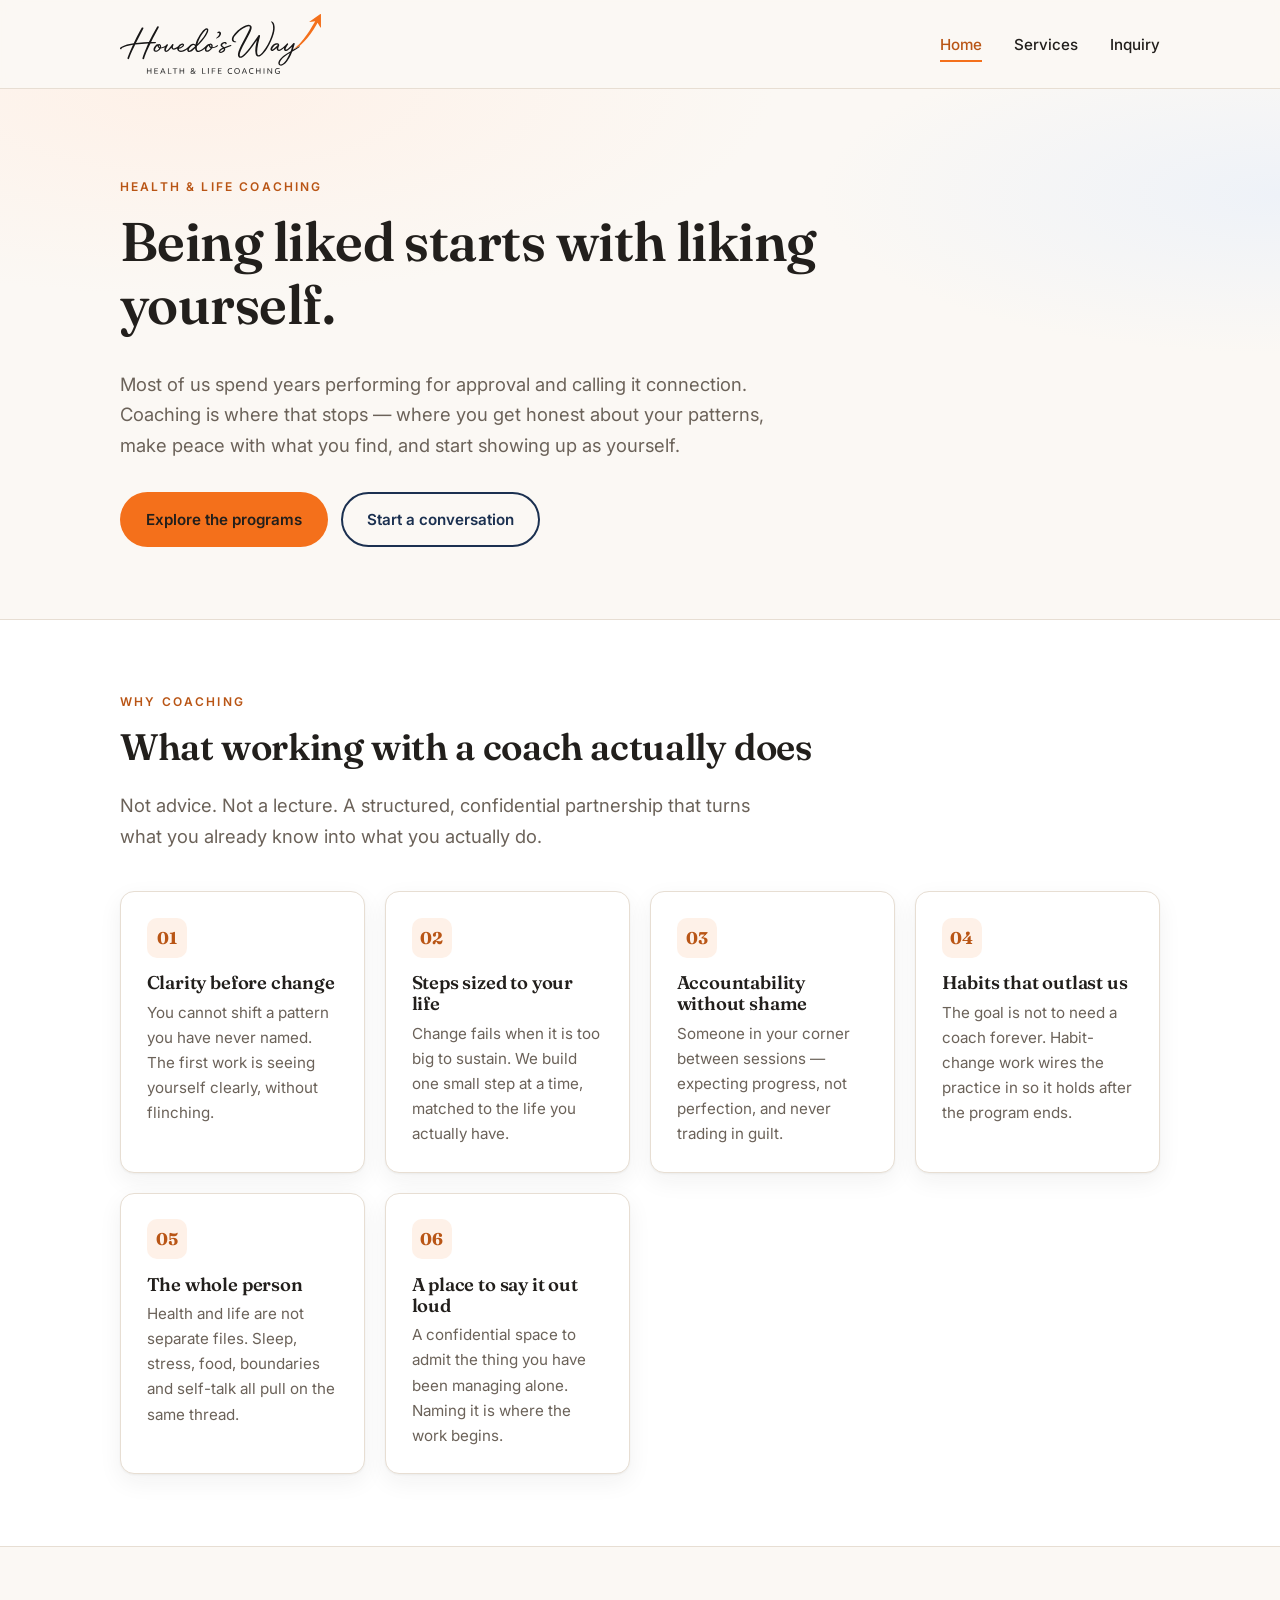
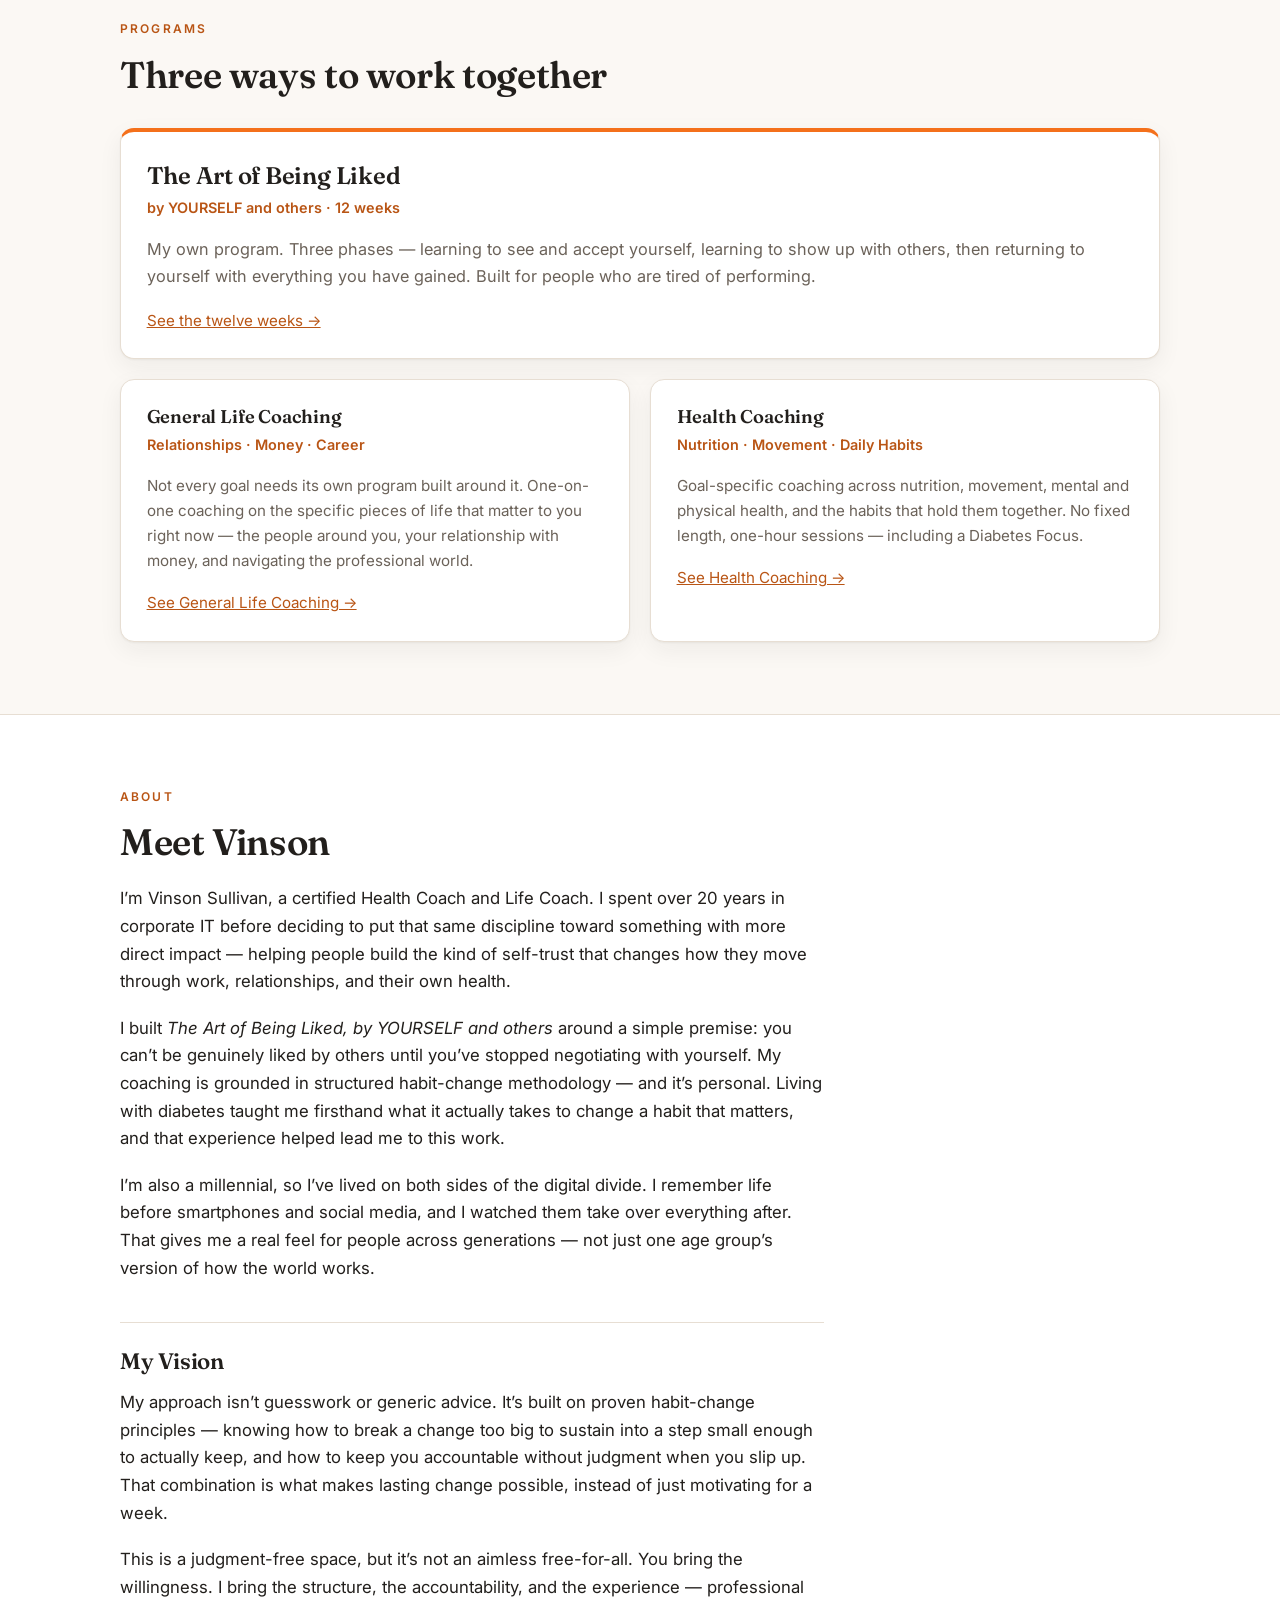
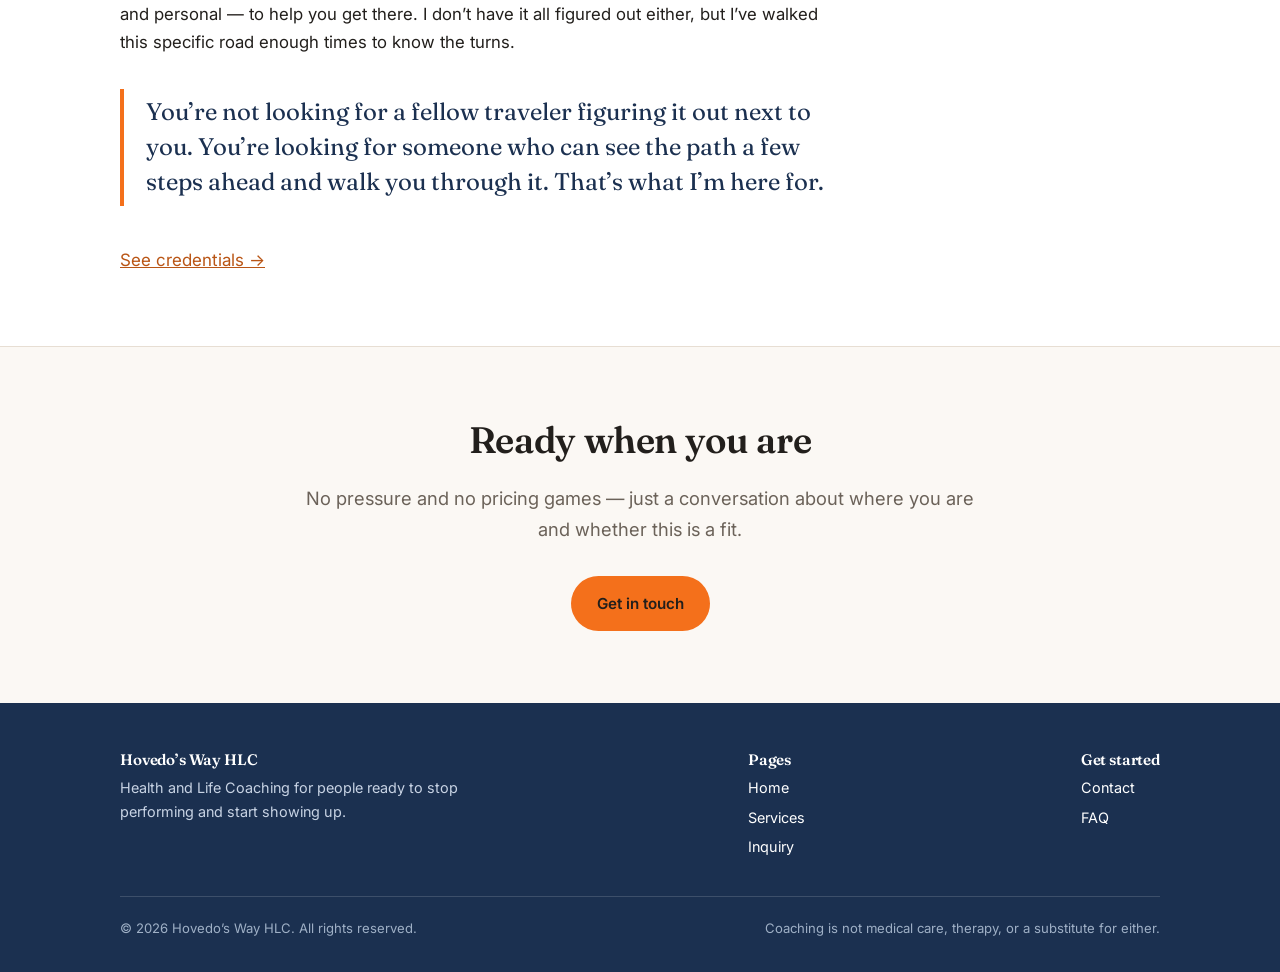
<file: index.html>
<!DOCTYPE html>
<html lang="en">
<head>
  <meta charset="utf-8">
  <meta name="viewport" content="width=device-width, initial-scale=1">
  <title>Hovedo&rsquo;s Way &mdash; Health &amp; Life Coaching</title>
  <meta name="description" content="Health and Life Coaching with Vinson Sullivan. The Art of Being Liked, General Life Coaching, and Health Coaching with a Diabetes Focus.">
  <meta name="theme-color" content="#f4701b">
  <link rel="preconnect" href="https://fonts.googleapis.com">
  <link rel="preconnect" href="https://fonts.gstatic.com" crossorigin>
  <link href="https://fonts.googleapis.com/css2?family=Fraunces:opsz,wght@9..144,500;9..144,600;9..144,700&family=Inter:wght@400;500;600&display=swap" rel="stylesheet">
  <link rel="icon" type="image/png" href="assets/mark.png">
  <link rel="stylesheet" href="style.css">
</head>
<body>

  <header class="site-header">
    <div class="wrap">
      <a class="logo" href="index.html">
        <img src="assets/logo.svg" alt="Hovedo&rsquo;s Way Health &amp; Life Coaching">
      </a>
      <button class="nav-toggle" aria-expanded="false" aria-controls="site-nav">Menu</button>
      <nav class="site-nav" id="site-nav">
        <ul>
          <li><a href="index.html" aria-current="page">Home</a></li>
          <li><a href="services.html">Services</a></li>
          <li><a href="inquiry.html">Inquiry</a></li>
        </ul>
      </nav>
    </div>
  </header>

  <main>

    <section class="hero">
      <div class="wrap">
        <p class="eyebrow">Health &amp; Life Coaching</p>
        <h1>Being liked starts with liking yourself.</h1>
        <p class="lede">
          Most of us spend years performing for approval and calling it connection.
          Coaching is where that stops &mdash; where you get honest about your patterns,
          make peace with what you find, and start showing up as yourself.
        </p>
        <div class="btn-row">
          <a class="btn btn-primary" href="services.html">Explore the programs</a>
          <a class="btn btn-secondary" href="inquiry.html">Start a conversation</a>
        </div>
      </div>
    </section>

    <section class="alt">
      <div class="wrap">
        <p class="eyebrow">Why coaching</p>
        <h2>What working with a coach actually does</h2>
        <p class="lede" style="margin-bottom:2.5rem">
          Not advice. Not a lecture. A structured, confidential partnership that turns
          what you already know into what you actually do.
        </p>

        <div class="grid grid-3">
          <article class="card benefit">
            <div class="icon">01</div>
            <h3>Clarity before change</h3>
            <p>You cannot shift a pattern you have never named. The first work is seeing yourself clearly, without flinching.</p>
          </article>
          <article class="card benefit">
            <div class="icon">02</div>
            <h3>Steps sized to your life</h3>
            <p>Change fails when it is too big to sustain. We build one small step at a time, matched to the life you actually have.</p>
          </article>
          <article class="card benefit">
            <div class="icon">03</div>
            <h3>Accountability without shame</h3>
            <p>Someone in your corner between sessions &mdash; expecting progress, not perfection, and never trading in guilt.</p>
          </article>
          <article class="card benefit">
            <div class="icon">04</div>
            <h3>Habits that outlast us</h3>
            <p>The goal is not to need a coach forever. Habit-change work wires the practice in so it holds after the program ends.</p>
          </article>
          <article class="card benefit">
            <div class="icon">05</div>
            <h3>The whole person</h3>
            <p>Health and life are not separate files. Sleep, stress, food, boundaries and self-talk all pull on the same thread.</p>
          </article>
          <article class="card benefit">
            <div class="icon">06</div>
            <h3>A place to say it out loud</h3>
            <p>A confidential space to admit the thing you have been managing alone. Naming it is where the work begins.</p>
          </article>
        </div>
      </div>
    </section>

    <section>
      <div class="wrap">
        <p class="eyebrow">Programs</p>
        <h2>Three ways to work together</h2>

        <article class="card card-feature" style="margin-top:2rem">
          <h3>The Art of Being Liked</h3>
          <p style="color:var(--brand-deep);font-weight:600;font-size:.9rem">by YOURSELF and others &middot; 12 weeks</p>
          <p>
            My own program. Three phases &mdash; learning to see and accept yourself,
            learning to show up with others, then returning to yourself with everything
            you have gained. Built for people who are tired of performing.
          </p>
          <p><a href="services.html#art-of-being-liked">See the twelve weeks &rarr;</a></p>
        </article>

        <div class="grid grid-2" style="margin-top:1.25rem">
          <article class="card">
            <h3>General Life Coaching</h3>
            <p style="color:var(--brand-deep);font-weight:600;font-size:.9rem">Relationships &middot; Money &middot; Career</p>
            <p>
              Not every goal needs its own program built around it. One-on-one coaching on
              the specific pieces of life that matter to you right now &mdash; the people
              around you, your relationship with money, and navigating the professional
              world.
            </p>
            <p><a href="services.html#general-life-coaching">See General Life Coaching &rarr;</a></p>
          </article>

          <article class="card">
            <h3>Health Coaching</h3>
            <p style="color:var(--brand-deep);font-weight:600;font-size:.9rem">Nutrition &middot; Movement &middot; Daily Habits</p>
            <p>
              Goal-specific coaching across nutrition, movement, mental and physical
              health, and the habits that hold them together. No fixed length, one-hour
              sessions &mdash; including a Diabetes Focus.
            </p>
            <p><a href="services.html#health-coaching">See Health Coaching &rarr;</a></p>
          </article>
        </div>
      </div>
    </section>

    <section class="alt" id="about">
      <div class="wrap">
        <p class="eyebrow">About</p>
        <h2>Meet Vinson</h2>

        <div class="bio">
          <p>
            I&rsquo;m Vinson Sullivan, a certified Health Coach and Life Coach. I spent over
            20 years in corporate IT before deciding to put that same discipline toward
            something with more direct impact &mdash; helping people build the kind of
            self-trust that changes how they move through work, relationships, and their
            own health.
          </p>
          <p>
            I built <em>The Art of Being Liked, by YOURSELF and others</em> around a simple
            premise: you can&rsquo;t be genuinely liked by others until you&rsquo;ve stopped
            negotiating with yourself. My coaching is grounded in structured habit-change
            methodology &mdash; and it&rsquo;s personal. Living with diabetes taught me
            firsthand what it actually takes to change a habit that matters, and that
            experience helped lead me to this work.
          </p>
          <p>
            I&rsquo;m also a millennial, so I&rsquo;ve lived on both sides of the digital
            divide. I remember life before smartphones and social media, and I watched them
            take over everything after. That gives me a real feel for people across
            generations &mdash; not just one age group&rsquo;s version of how the world works.
          </p>
        </div>

        <h3 class="bio-heading">My Vision</h3>

        <div class="bio">
          <p>
            My approach isn&rsquo;t guesswork or generic advice. It&rsquo;s built on proven
            habit-change principles &mdash; knowing how to break a change too big to sustain
            into a step small enough to actually keep, and how to keep you accountable
            without judgment when you slip up. That combination is what makes lasting change
            possible, instead of just motivating for a week.
          </p>
          <p>
            This is a judgment-free space, but it&rsquo;s not an aimless free-for-all. You
            bring the willingness. I bring the structure, the accountability, and the
            experience &mdash; professional and personal &mdash; to help you get there. I
            don&rsquo;t have it all figured out either, but I&rsquo;ve walked this specific
            road enough times to know the turns.
          </p>
        </div>

        <blockquote class="pull" style="margin-top:2rem">
          You&rsquo;re not looking for a fellow traveler figuring it out next to you.
          You&rsquo;re looking for someone who can see the path a few steps ahead and walk
          you through it. That&rsquo;s what I&rsquo;m here for.
        </blockquote>

        <p><a href="services.html#credentials">See credentials &rarr;</a></p>
      </div>
    </section>

    <section>
      <div class="wrap" style="text-align:center">
        <h2>Ready when you are</h2>
        <p class="lede" style="margin:0 auto 2rem">
          No pressure and no pricing games &mdash; just a conversation about where you are
          and whether this is a fit.
        </p>
        <div class="btn-row" style="justify-content:center">
          <a class="btn btn-primary" href="inquiry.html">Get in touch</a>
        </div>
      </div>
    </section>

  </main>

  <footer class="site-footer">
    <div class="wrap">
      <div class="cols">
        <div>
          <h4>Hovedo&rsquo;s Way HLC</h4>
          <p style="max-width:22rem">Health and Life Coaching for people ready to stop performing and start showing up.</p>
        </div>
        <div>
          <h4>Pages</h4>
          <ul>
            <li><a href="index.html">Home</a></li>
            <li><a href="services.html">Services</a></li>
            <li><a href="inquiry.html">Inquiry</a></li>
          </ul>
        </div>
        <div>
          <h4>Get started</h4>
          <ul>
            <li><a href="inquiry.html">Contact</a></li>
            <li><a href="inquiry.html#faq">FAQ</a></li>
          </ul>
        </div>
      </div>
      <div class="legal">
        <span>&copy; <span id="year"></span> Hovedo&rsquo;s Way HLC. All rights reserved.</span>
        <span>Coaching is not medical care, therapy, or a substitute for either.</span>
      </div>
    </div>
  </footer>

  <script src="script.js"></script>
</body>
</html>
</file>
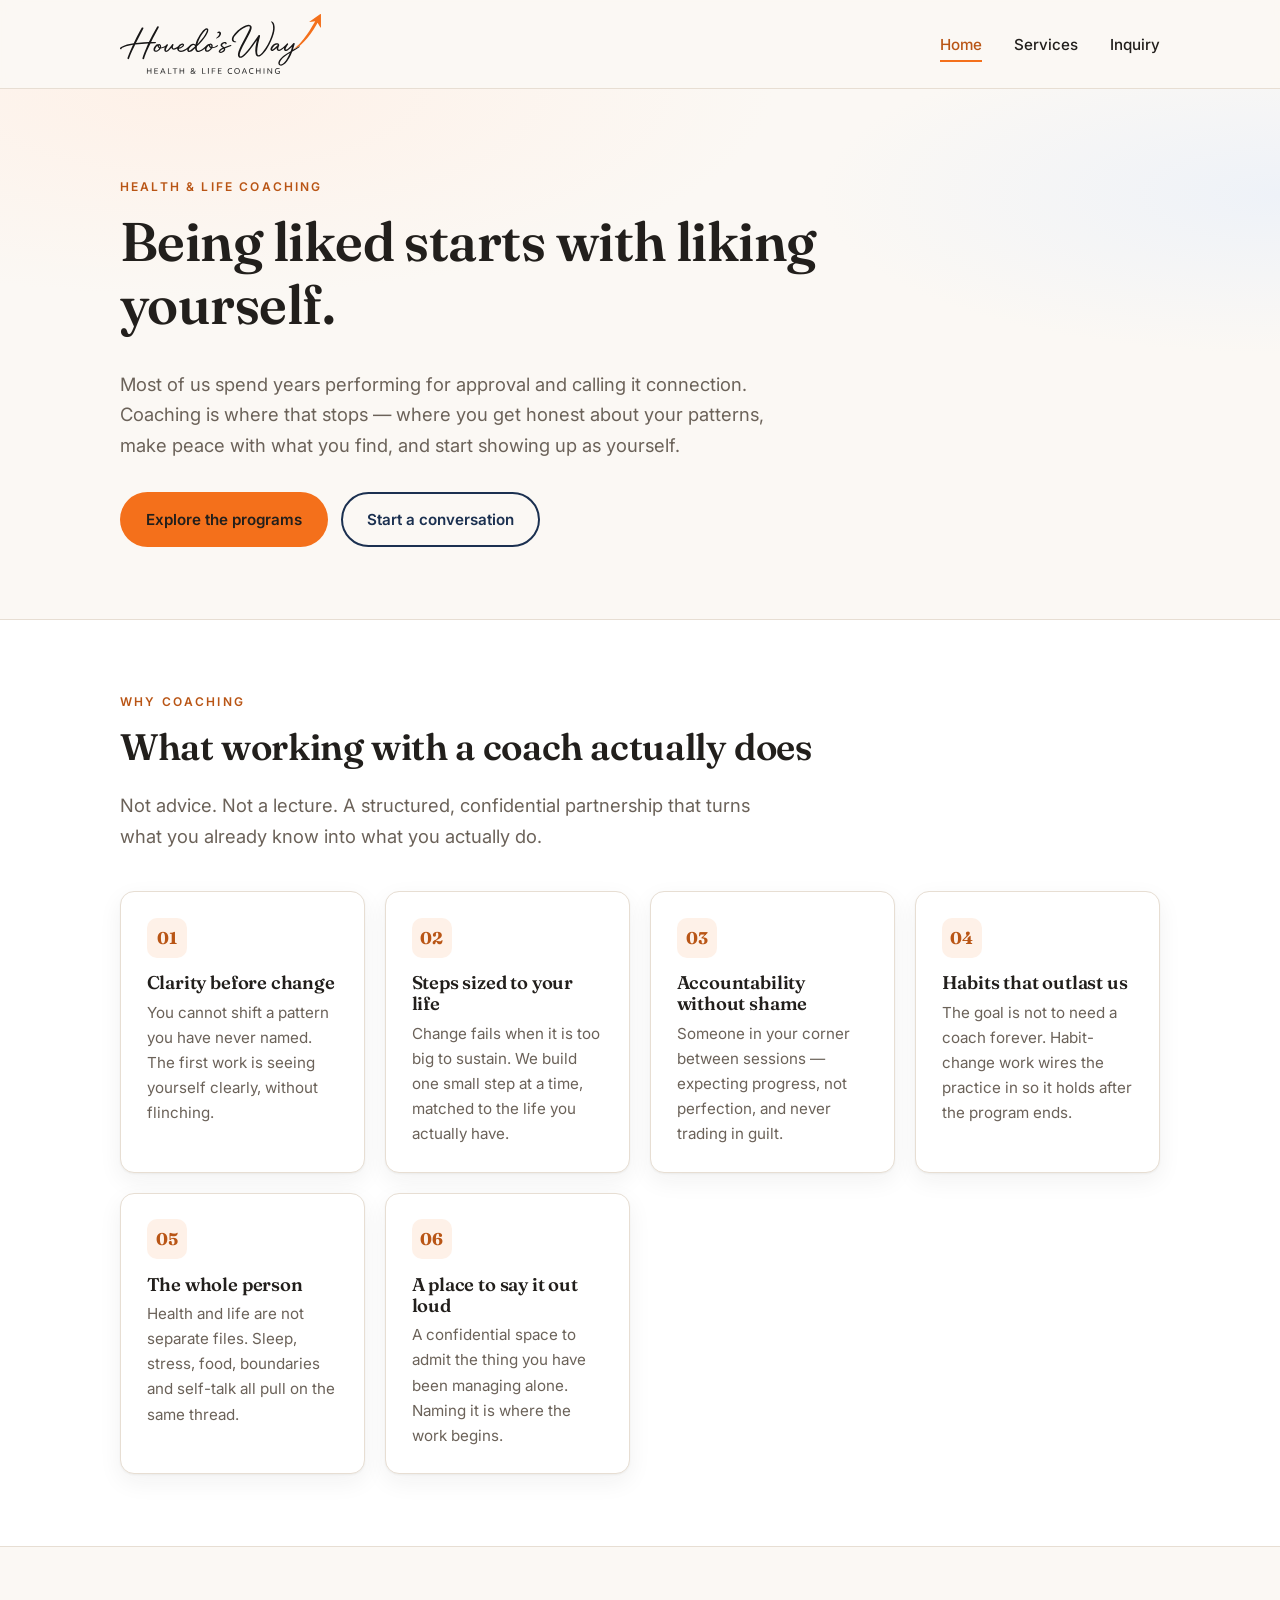
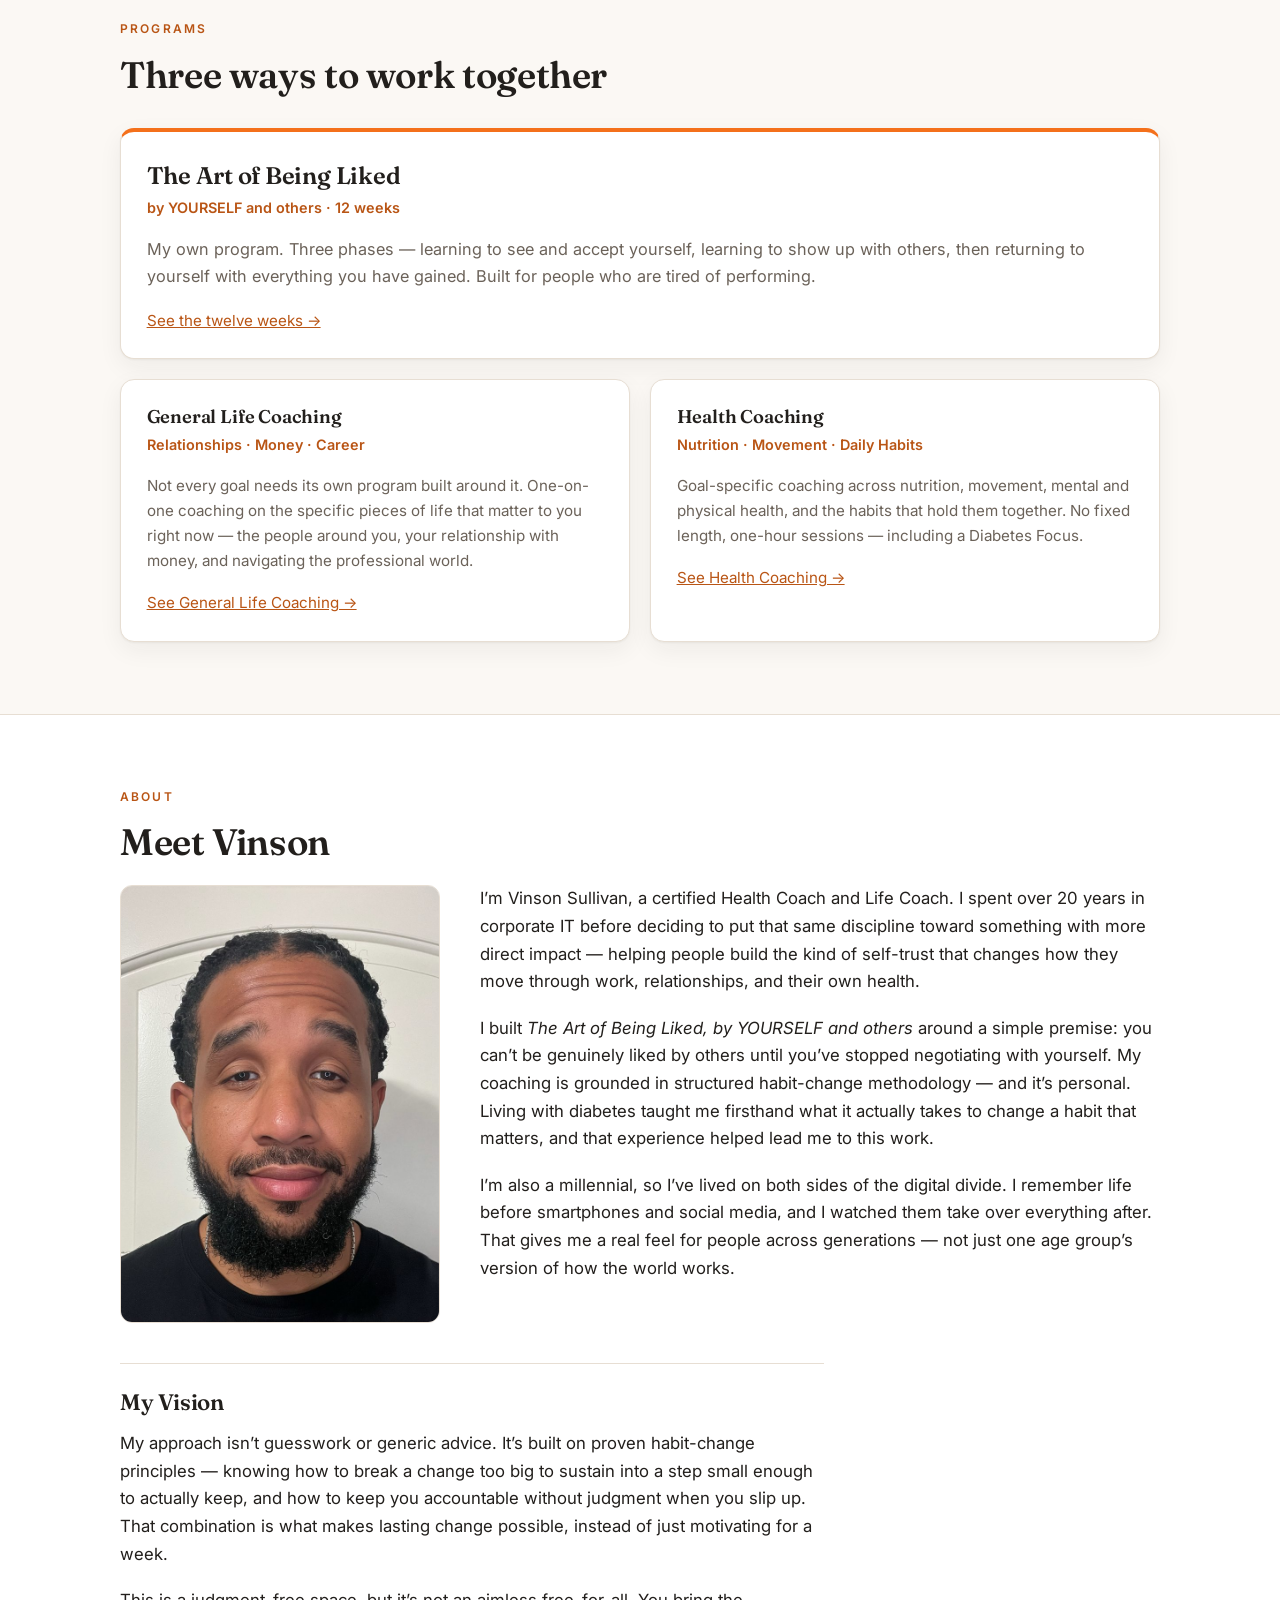
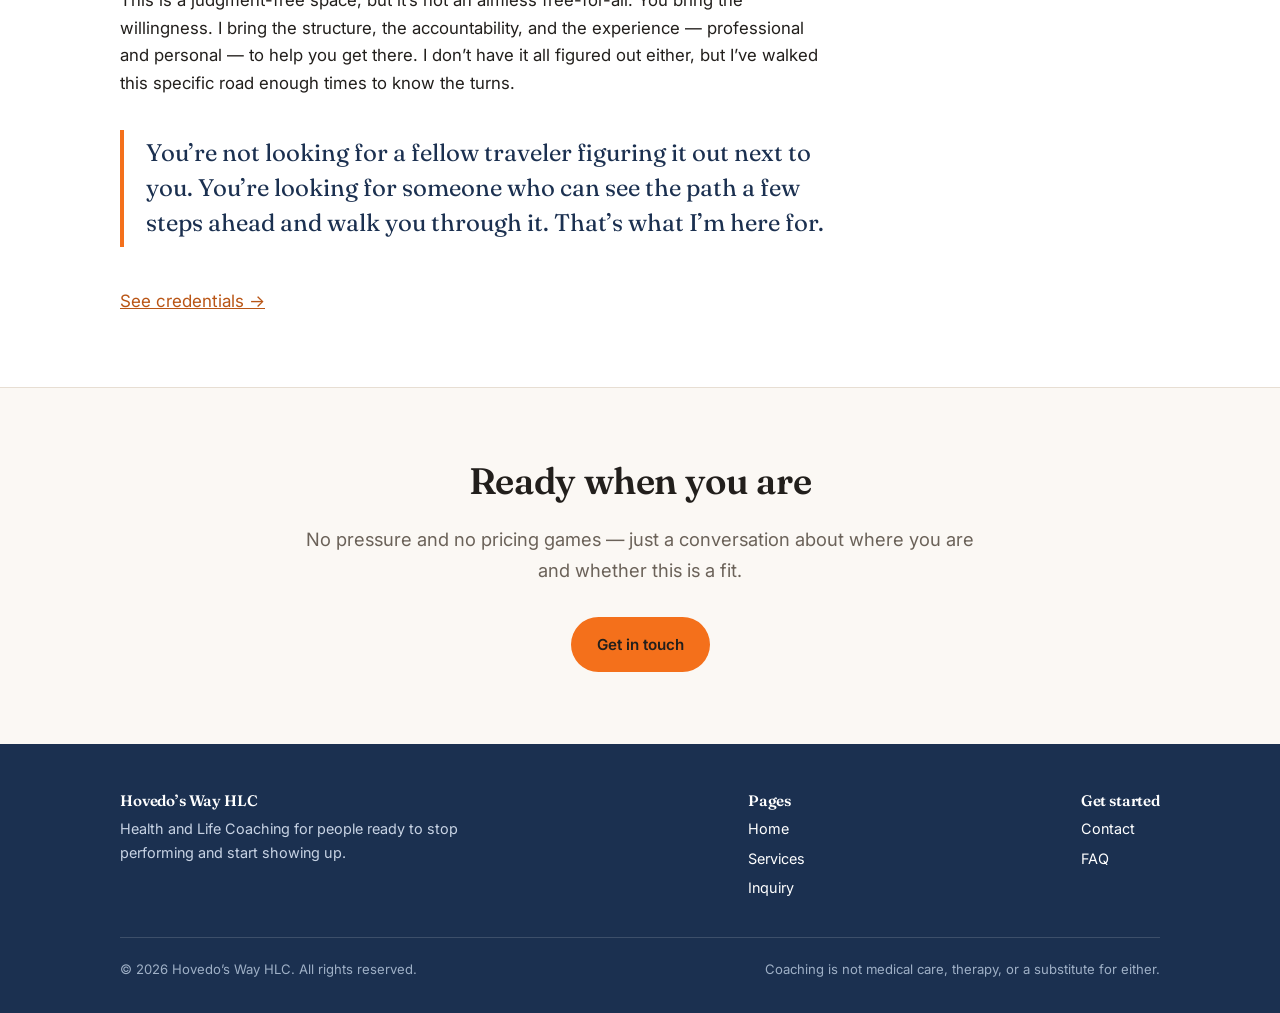
<file: public/index.html>
<!DOCTYPE html>
<html lang="en">
<head>
  <meta charset="utf-8">
  <meta name="viewport" content="width=device-width, initial-scale=1">
  <title>Hovedo&rsquo;s Way &mdash; Health &amp; Life Coaching</title>
  <meta name="description" content="Health and Life Coaching with Vinson Sullivan. The Art of Being Liked, General Life Coaching, and Health Coaching with a Diabetes Focus.">
  <meta name="theme-color" content="#f4701b">

  <!-- Link previews. Without an explicit og:image, scrapers pick the largest
       image on the page - which would be the headshot. -->
  <meta property="og:type" content="website">
  <meta property="og:site_name" content="Hovedo&rsquo;s Way HLC">
  <meta property="og:title" content="Hovedo&rsquo;s Way &mdash; Health &amp; Life Coaching">
  <meta property="og:description" content="Health and Life Coaching with Vinson Sullivan. The Art of Being Liked, General Life Coaching, and Health Coaching with a Diabetes Focus.">
  <meta property="og:image" content="/assets/og-image.jpg">
  <meta property="og:image:width" content="1200">
  <meta property="og:image:height" content="630">
  <meta name="twitter:card" content="summary_large_image">
  <link rel="preconnect" href="https://fonts.googleapis.com">
  <link rel="preconnect" href="https://fonts.gstatic.com" crossorigin>
  <link href="https://fonts.googleapis.com/css2?family=Fraunces:opsz,wght@9..144,500;9..144,600;9..144,700&family=Inter:wght@400;500;600&display=swap" rel="stylesheet">
  <link rel="icon" type="image/png" href="assets/mark.png">
  <link rel="stylesheet" href="style.css">
</head>
<body>

  <header class="site-header">
    <div class="wrap">
      <a class="logo" href="index.html">
        <img src="assets/logo.svg" alt="Hovedo&rsquo;s Way Health &amp; Life Coaching">
      </a>
      <button class="nav-toggle" aria-expanded="false" aria-controls="site-nav">Menu</button>
      <nav class="site-nav" id="site-nav">
        <ul>
          <li><a href="index.html" aria-current="page">Home</a></li>
          <li><a href="services.html">Services</a></li>
          <li><a href="inquiry.html">Inquiry</a></li>
        </ul>
      </nav>
    </div>
  </header>

  <main>

    <section class="hero">
      <div class="wrap">
        <p class="eyebrow">Health &amp; Life Coaching</p>
        <h1>Being liked starts with liking yourself.</h1>
        <p class="lede">
          Most of us spend years performing for approval and calling it connection.
          Coaching is where that stops &mdash; where you get honest about your patterns,
          make peace with what you find, and start showing up as yourself.
        </p>
        <div class="btn-row">
          <a class="btn btn-primary" href="services.html">Explore the programs</a>
          <a class="btn btn-secondary" href="inquiry.html">Start a conversation</a>
        </div>
      </div>
    </section>

    <section class="alt">
      <div class="wrap">
        <p class="eyebrow">Why coaching</p>
        <h2>What working with a coach actually does</h2>
        <p class="lede" style="margin-bottom:2.5rem">
          Not advice. Not a lecture. A structured, confidential partnership that turns
          what you already know into what you actually do.
        </p>

        <div class="grid grid-3">
          <article class="card benefit">
            <div class="icon">01</div>
            <h3>Clarity before change</h3>
            <p>You cannot shift a pattern you have never named. The first work is seeing yourself clearly, without flinching.</p>
          </article>
          <article class="card benefit">
            <div class="icon">02</div>
            <h3>Steps sized to your life</h3>
            <p>Change fails when it is too big to sustain. We build one small step at a time, matched to the life you actually have.</p>
          </article>
          <article class="card benefit">
            <div class="icon">03</div>
            <h3>Accountability without shame</h3>
            <p>Someone in your corner between sessions &mdash; expecting progress, not perfection, and never trading in guilt.</p>
          </article>
          <article class="card benefit">
            <div class="icon">04</div>
            <h3>Habits that outlast us</h3>
            <p>The goal is not to need a coach forever. Habit-change work wires the practice in so it holds after the program ends.</p>
          </article>
          <article class="card benefit">
            <div class="icon">05</div>
            <h3>The whole person</h3>
            <p>Health and life are not separate files. Sleep, stress, food, boundaries and self-talk all pull on the same thread.</p>
          </article>
          <article class="card benefit">
            <div class="icon">06</div>
            <h3>A place to say it out loud</h3>
            <p>A confidential space to admit the thing you have been managing alone. Naming it is where the work begins.</p>
          </article>
        </div>
      </div>
    </section>

    <section>
      <div class="wrap">
        <p class="eyebrow">Programs</p>
        <h2>Three ways to work together</h2>

        <article class="card card-feature" style="margin-top:2rem">
          <h3>The Art of Being Liked</h3>
          <p style="color:var(--brand-deep);font-weight:600;font-size:.9rem">by YOURSELF and others &middot; 12 weeks</p>
          <p>
            My own program. Three phases &mdash; learning to see and accept yourself,
            learning to show up with others, then returning to yourself with everything
            you have gained. Built for people who are tired of performing.
          </p>
          <p><a href="services.html#art-of-being-liked">See the twelve weeks &rarr;</a></p>
        </article>

        <div class="grid grid-2" style="margin-top:1.25rem">
          <article class="card">
            <h3>General Life Coaching</h3>
            <p style="color:var(--brand-deep);font-weight:600;font-size:.9rem">Relationships &middot; Money &middot; Career</p>
            <p>
              Not every goal needs its own program built around it. One-on-one coaching on
              the specific pieces of life that matter to you right now &mdash; the people
              around you, your relationship with money, and navigating the professional
              world.
            </p>
            <p><a href="services.html#general-life-coaching">See General Life Coaching &rarr;</a></p>
          </article>

          <article class="card">
            <h3>Health Coaching</h3>
            <p style="color:var(--brand-deep);font-weight:600;font-size:.9rem">Nutrition &middot; Movement &middot; Daily Habits</p>
            <p>
              Goal-specific coaching across nutrition, movement, mental and physical
              health, and the habits that hold them together. No fixed length, one-hour
              sessions &mdash; including a Diabetes Focus.
            </p>
            <p><a href="services.html#health-coaching">See Health Coaching &rarr;</a></p>
          </article>
        </div>
      </div>
    </section>

    <section class="alt" id="about">
      <div class="wrap">
        <p class="eyebrow">About</p>
        <h2>Meet Vinson</h2>

        <div class="bio-layout">
          <img class="bio-photo" src="assets/vinson-headshot.jpg"
               width="720" height="987" loading="lazy" decoding="async"
               alt="Vinson Sullivan">

          <div class="bio">
          <p>
            I&rsquo;m Vinson Sullivan, a certified Health Coach and Life Coach. I spent over
            20 years in corporate IT before deciding to put that same discipline toward
            something with more direct impact &mdash; helping people build the kind of
            self-trust that changes how they move through work, relationships, and their
            own health.
          </p>
          <p>
            I built <em>The Art of Being Liked, by YOURSELF and others</em> around a simple
            premise: you can&rsquo;t be genuinely liked by others until you&rsquo;ve stopped
            negotiating with yourself. My coaching is grounded in structured habit-change
            methodology &mdash; and it&rsquo;s personal. Living with diabetes taught me
            firsthand what it actually takes to change a habit that matters, and that
            experience helped lead me to this work.
          </p>
          <p>
            I&rsquo;m also a millennial, so I&rsquo;ve lived on both sides of the digital
            divide. I remember life before smartphones and social media, and I watched them
            take over everything after. That gives me a real feel for people across
            generations &mdash; not just one age group&rsquo;s version of how the world works.
          </p>
          </div>
        </div>

        <h3 class="bio-heading">My Vision</h3>

        <div class="bio">
          <p>
            My approach isn&rsquo;t guesswork or generic advice. It&rsquo;s built on proven
            habit-change principles &mdash; knowing how to break a change too big to sustain
            into a step small enough to actually keep, and how to keep you accountable
            without judgment when you slip up. That combination is what makes lasting change
            possible, instead of just motivating for a week.
          </p>
          <p>
            This is a judgment-free space, but it&rsquo;s not an aimless free-for-all. You
            bring the willingness. I bring the structure, the accountability, and the
            experience &mdash; professional and personal &mdash; to help you get there. I
            don&rsquo;t have it all figured out either, but I&rsquo;ve walked this specific
            road enough times to know the turns.
          </p>
        </div>

        <blockquote class="pull" style="margin-top:2rem">
          You&rsquo;re not looking for a fellow traveler figuring it out next to you.
          You&rsquo;re looking for someone who can see the path a few steps ahead and walk
          you through it. That&rsquo;s what I&rsquo;m here for.
        </blockquote>

        <p><a href="services.html#credentials">See credentials &rarr;</a></p>
      </div>
    </section>

    <section>
      <div class="wrap" style="text-align:center">
        <h2>Ready when you are</h2>
        <p class="lede" style="margin:0 auto 2rem">
          No pressure and no pricing games &mdash; just a conversation about where you are
          and whether this is a fit.
        </p>
        <div class="btn-row" style="justify-content:center">
          <a class="btn btn-primary" href="inquiry.html">Get in touch</a>
        </div>
      </div>
    </section>

  </main>

  <footer class="site-footer">
    <div class="wrap">
      <div class="cols">
        <div>
          <h4>Hovedo&rsquo;s Way HLC</h4>
          <p style="max-width:22rem">Health and Life Coaching for people ready to stop performing and start showing up.</p>
        </div>
        <div>
          <h4>Pages</h4>
          <ul>
            <li><a href="index.html">Home</a></li>
            <li><a href="services.html">Services</a></li>
            <li><a href="inquiry.html">Inquiry</a></li>
          </ul>
        </div>
        <div>
          <h4>Get started</h4>
          <ul>
            <li><a href="inquiry.html">Contact</a></li>
            <li><a href="inquiry.html#faq">FAQ</a></li>
          </ul>
        </div>
      </div>
      <div class="legal">
        <span>&copy; <span id="year"></span> Hovedo&rsquo;s Way HLC. All rights reserved.</span>
        <span>Coaching is not medical care, therapy, or a substitute for either.</span>
      </div>
    </div>
  </footer>

  <script src="script.js"></script>
</body>
</html>
</file>
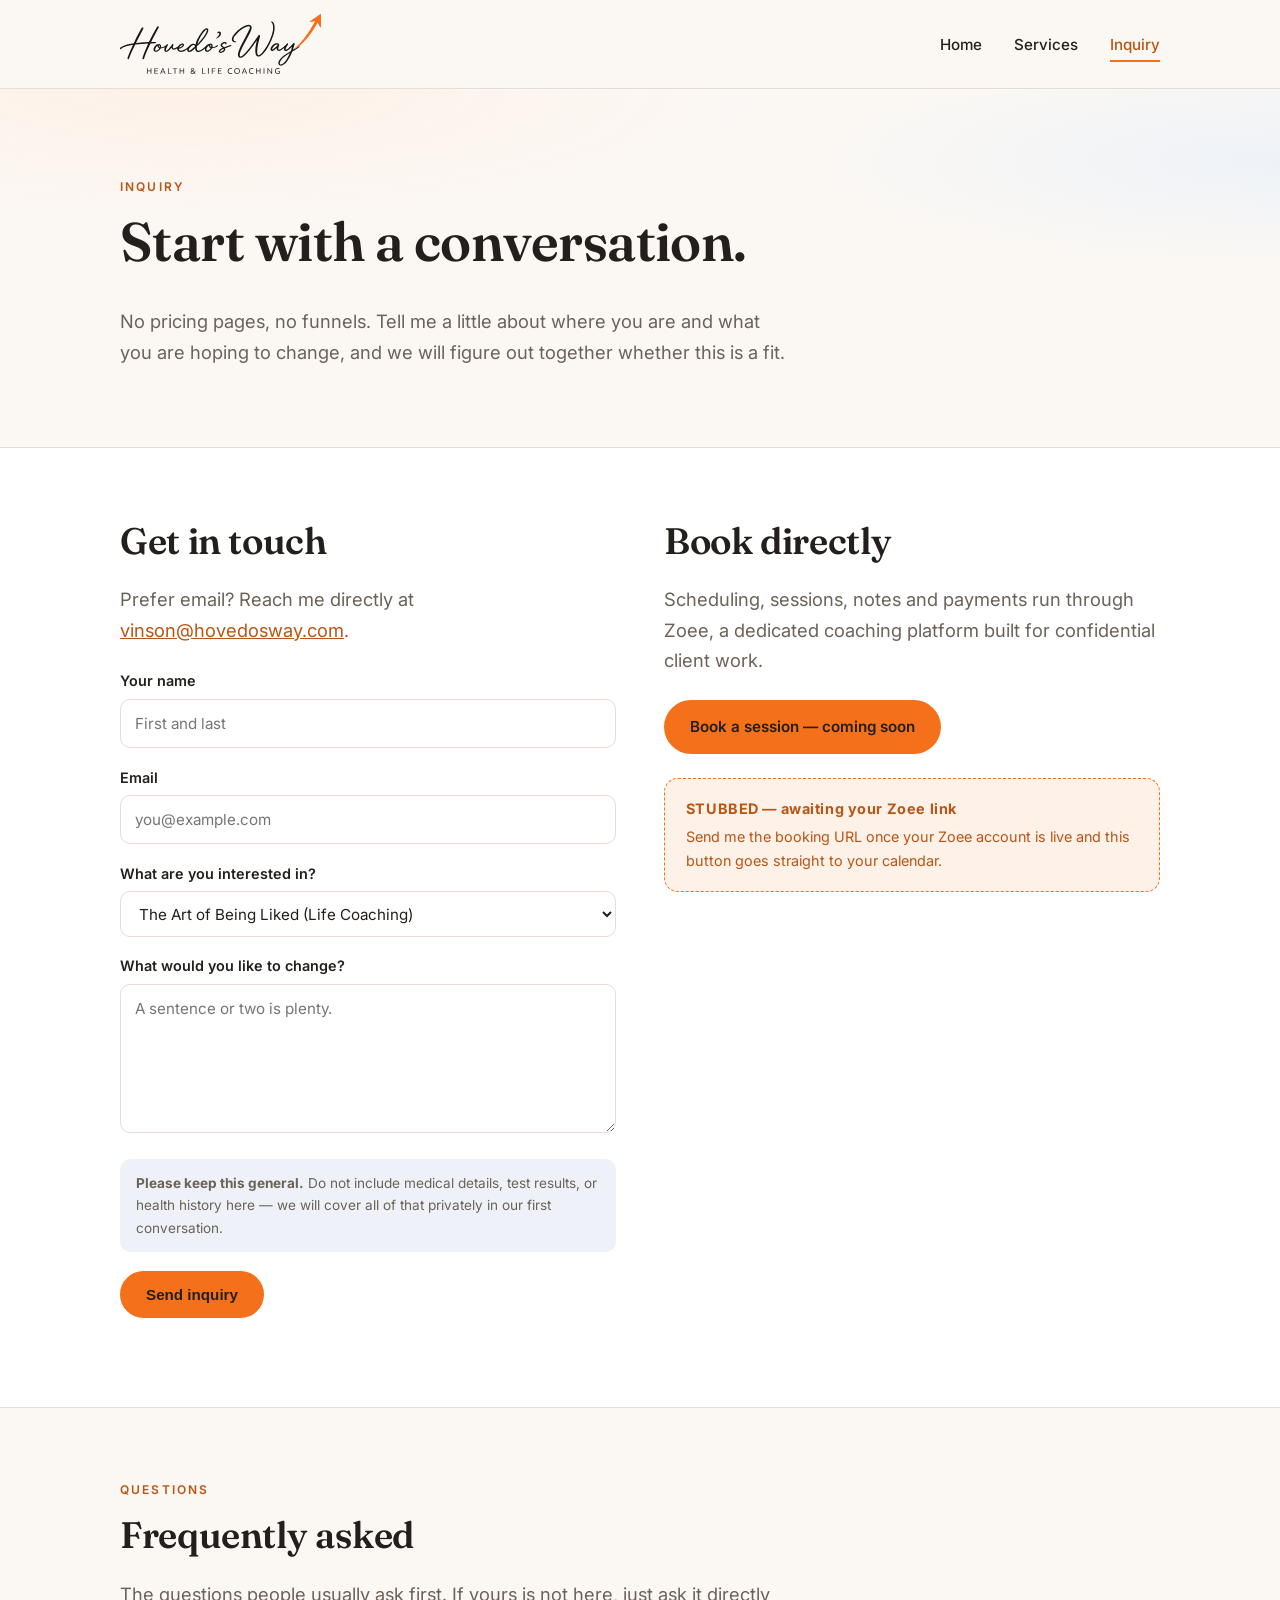
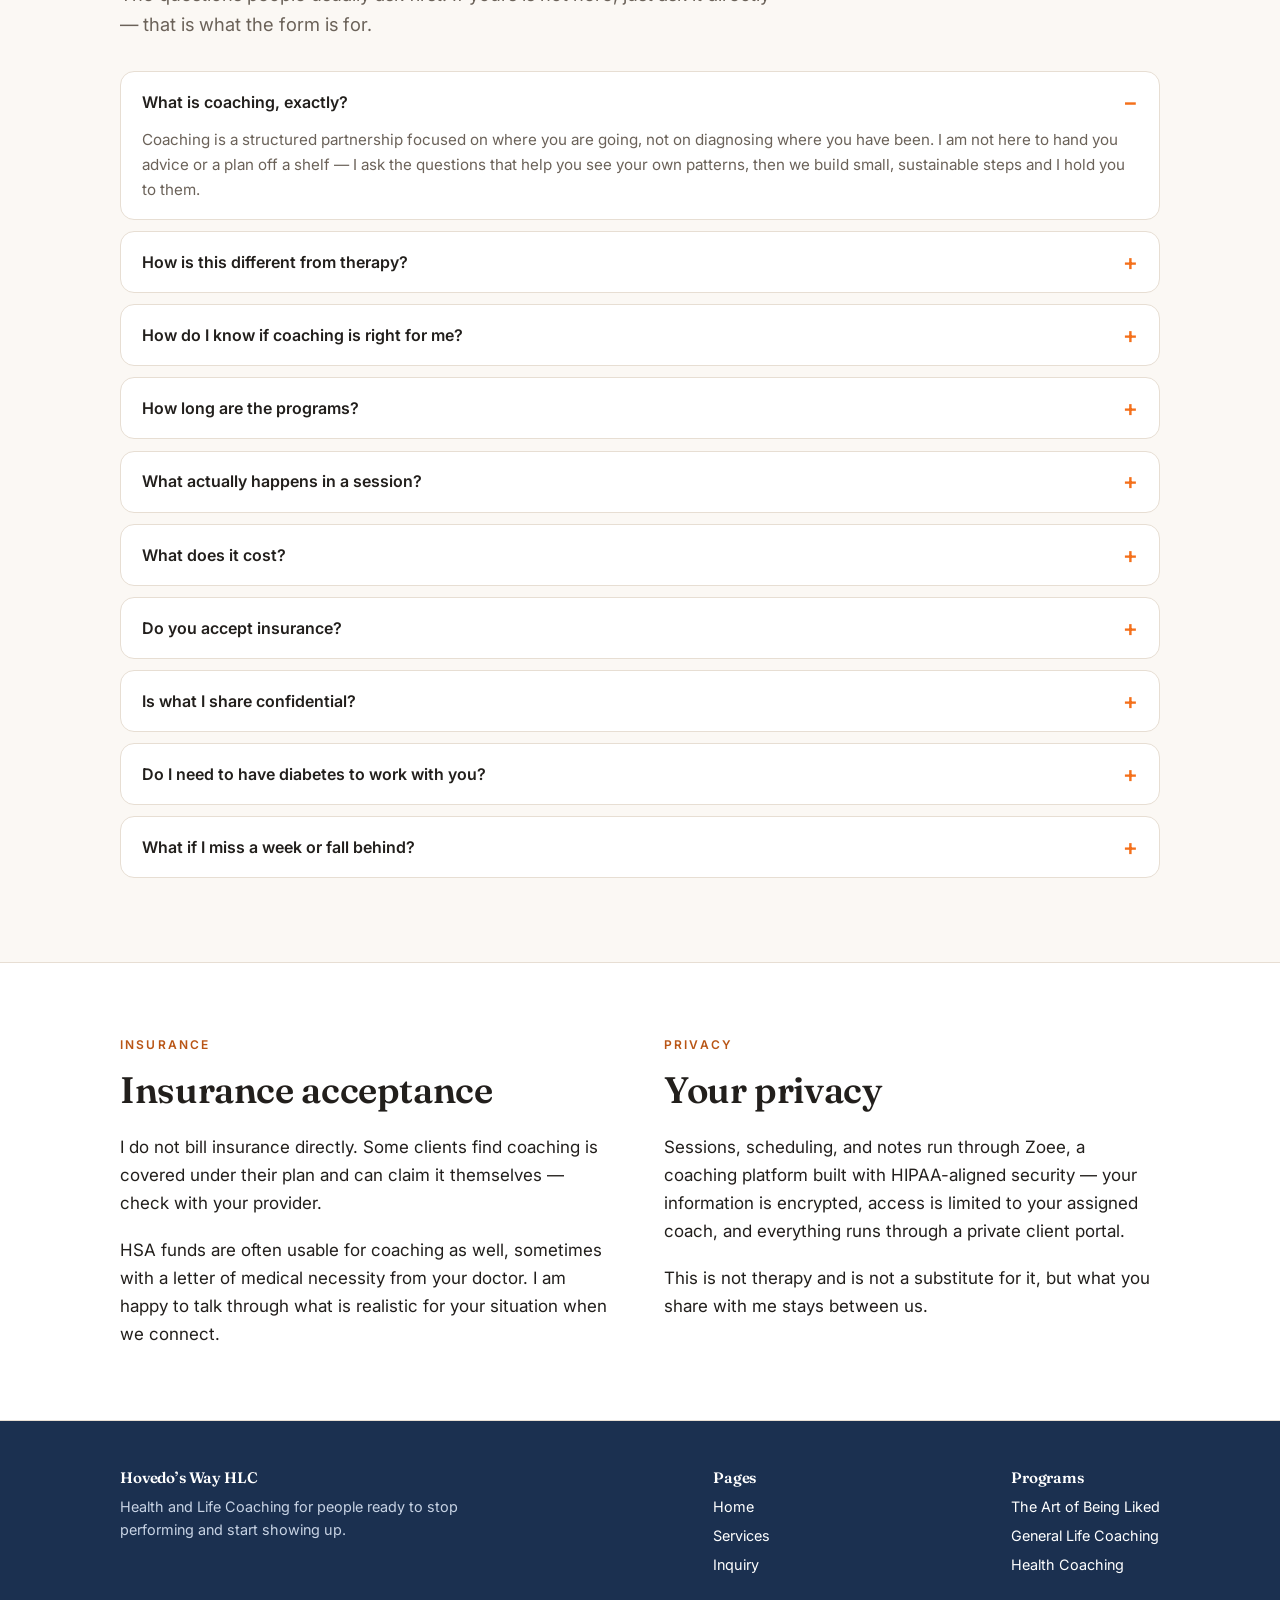
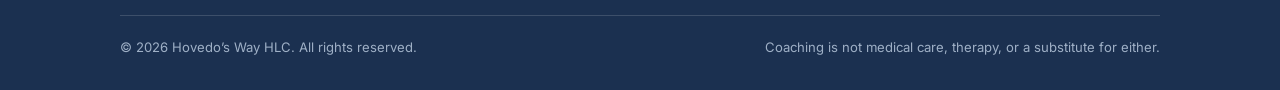
<file: inquiry.html>
<!DOCTYPE html>
<html lang="en">
<head>
  <meta charset="utf-8">
  <meta name="viewport" content="width=device-width, initial-scale=1">
  <title>Inquiry &mdash; Hovedo&rsquo;s Way Health &amp; Life Coaching</title>
  <meta name="description" content="Get in touch about coaching with Vinson Sullivan. FAQ, insurance information, and how to book a first conversation.">
  <meta name="theme-color" content="#f4701b">
  <link rel="preconnect" href="https://fonts.googleapis.com">
  <link rel="preconnect" href="https://fonts.gstatic.com" crossorigin>
  <link href="https://fonts.googleapis.com/css2?family=Fraunces:opsz,wght@9..144,500;9..144,600;9..144,700&family=Inter:wght@400;500;600&display=swap" rel="stylesheet">
  <link rel="icon" type="image/png" href="assets/mark.png">
  <link rel="stylesheet" href="style.css">
</head>
<body>

  <header class="site-header">
    <div class="wrap">
      <a class="logo" href="index.html">
        <img src="assets/logo.svg" alt="Hovedo&rsquo;s Way Health &amp; Life Coaching">
      </a>
      <button class="nav-toggle" aria-expanded="false" aria-controls="site-nav">Menu</button>
      <nav class="site-nav" id="site-nav">
        <ul>
          <li><a href="index.html">Home</a></li>
          <li><a href="services.html">Services</a></li>
          <li><a href="inquiry.html" aria-current="page">Inquiry</a></li>
        </ul>
      </nav>
    </div>
  </header>

  <main>

    <section class="hero" style="padding-bottom:3rem">
      <div class="wrap">
        <p class="eyebrow">Inquiry</p>
        <h1>Start with a conversation.</h1>
        <p class="lede">
          No pricing pages, no funnels. Tell me a little about where you are and what you
          are hoping to change, and we will figure out together whether this is a fit.
        </p>
      </div>
    </section>

    <!-- ===================== CONTACT ===================== -->

    <section class="alt">
      <div class="wrap">
        <div class="grid grid-2" style="align-items:start;gap:3rem">

          <div>
            <h2>Get in touch</h2>

            <p class="lede" style="margin-bottom:1.25rem">
              Prefer email? Reach me directly at
              <a href="mailto:vinson@hovedosway.com">vinson@hovedosway.com</a>.
            </p>


            <form id="inquiry-form" style="margin-top:1.5rem" novalidate>
              <!-- Web3Forms delivers to the inbox this key was issued for. -->
              <input type="hidden" name="access_key" value="1ef8ae69-8c2c-498e-b263-b0df0d28c1dd">
              <input type="hidden" name="subject" value="New coaching inquiry from hlc.hovedosway.com">
              <input type="hidden" name="from_name" value="Hovedo&rsquo;s Way HLC website">
              <!-- Honeypot: bots fill hidden fields, people do not. -->
              <input type="checkbox" name="botcheck" class="hp" tabindex="-1" autocomplete="off" aria-hidden="true">

              <div class="form-field">
                <label for="name">Your name</label>
                <input type="text" id="name" name="name" autocomplete="name" placeholder="First and last" required>
              </div>
              <div class="form-field">
                <label for="email">Email</label>
                <input type="email" id="email" name="email" autocomplete="email" placeholder="you@example.com" required>
              </div>
              <div class="form-field">
                <label for="interest">What are you interested in?</label>
                <select id="interest" name="interest">
                  <option>The Art of Being Liked (Life Coaching)</option>
                  <option>General Life Coaching</option>
                  <option>Health Coaching</option>
                  <option>Health Coaching &mdash; Diabetes Focus</option>
                  <option>Not sure yet &mdash; let&rsquo;s talk</option>
                </select>
              </div>
              <div class="form-field">
                <label for="message">What would you like to change?</label>
                <textarea id="message" name="message" rows="5" placeholder="A sentence or two is plenty." required></textarea>
              </div>

              <p class="form-note">
                <strong>Please keep this general.</strong> Do not include medical details,
                test results, or health history here &mdash; we will cover all of that
                privately in our first conversation.
              </p>

              <button class="btn btn-primary" type="submit">Send inquiry</button>
              <p class="form-status" id="form-status" role="status" aria-live="polite"></p>
            </form>
          </div>

          <div>
            <h2>Book directly</h2>
            <p class="lede">
              Scheduling, sessions, notes and payments run through Zoee, a dedicated
              coaching platform built for confidential client work.
            </p>

            <div class="btn-row" style="margin-top:1.5rem">
              <a class="btn btn-primary" href="#" aria-disabled="true">Book a session &mdash; coming soon</a>
            </div>

            <div class="todo" style="margin-top:1.5rem">
              <strong>STUBBED &mdash; awaiting your Zoee link</strong>
              Send me the booking URL once your Zoee account is live and this button goes
              straight to your calendar.
            </div>
          </div>

        </div>
      </div>
    </section>

    <!-- ===================== FAQ ===================== -->

    <section id="faq">
      <div class="wrap">
        <p class="eyebrow">Questions</p>
        <h2>Frequently asked</h2>
        <p class="lede" style="margin-bottom:2rem">
          The questions people usually ask first. If yours is not here, just ask it
          directly &mdash; that is what the form is for.
        </p>

        <div class="faq">
          <details open>
            <summary>What is coaching, exactly?</summary>
            <p>
              Coaching is a structured partnership focused on where you are going, not on
              diagnosing where you have been. I am not here to hand you advice or a plan
              off a shelf &mdash; I ask the questions that help you see your own patterns,
              then we build small, sustainable steps and I hold you to them.
            </p>
          </details>

          <details>
            <summary>How is this different from therapy?</summary>
            <p>
              Therapy generally treats mental health conditions and often works with the
              past. Coaching works forward from where you are now, with a healthy client,
              toward specific change. They complement each other well, and plenty of people
              do both. Coaching is not therapy and is not a substitute for it.
            </p>
          </details>

          <details>
            <summary>How do I know if coaching is right for me?</summary>
            <p>
              If you already know roughly what you want to change but keep not doing it,
              coaching is likely a good fit. If you are in crisis, or dealing with something
              that needs clinical care, therapy or medical care should come first &mdash;
              and I will say so plainly rather than take you on.
            </p>
          </details>

          <details>
            <summary>How long are the programs?</summary>
            <p>
              <em>The Art of Being Liked</em> runs twelve weeks across three phases.
              Health Coaching has no fixed length &mdash; we work at the pace that fits your
              goals. Some people need a few sessions to build a habit that sticks; others
              want ongoing support.
            </p>
          </details>

          <details>
            <summary>What actually happens in a session?</summary>
            <p>
              Sessions run one hour, once a week, scheduled the week before. We can meet
              however works for you &mdash; phone, Zoom, FaceTime, Google Meet, WhatsApp,
              whatever is easiest.
            </p>
            <p>
              If you need to move a session, a 24-hour reschedule notice applies.
            </p>
          </details>

          <details>
            <summary>What does it cost?</summary>
            <p>
              Pricing is by inquiry. Programs differ in length and focus, and I would rather
              talk with you about what you actually need than post a menu. Reach out and I
              will be straightforward about it in our first conversation.
            </p>
          </details>

          <details>
            <summary>Do you accept insurance?</summary>
            <p>
              I do not bill insurance directly. Some clients find coaching is covered
              under their plan and can claim it themselves &mdash; check with your provider.
              HSA funds are often usable for coaching as well, sometimes with a letter of
              medical necessity from your doctor. I am happy to talk through what is
              realistic for your situation when we connect.
            </p>
          </details>

          <details>
            <summary>Is what I share confidential?</summary>
            <p>
              Sessions, scheduling, and notes run through Zoee, a coaching platform built
              with HIPAA-aligned security &mdash; your information is encrypted, access is
              limited to your assigned coach, and everything runs through a private client
              portal. This is not therapy and is not a substitute for it, but what you share
              with me stays between us.
            </p>
          </details>

          <details>
            <summary>Do I need to have diabetes to work with you?</summary>
            <p>
              Not at all. Diabetes Focus sits within Health Coaching because I live with
              it myself &mdash; not a separate track you have to qualify for. Health Coaching
              here is for anyone working toward a goal, whatever that goal is.
            </p>
          </details>

          <details>
            <summary>What if I miss a week or fall behind?</summary>
            <p>
              Totally okay &mdash; this is self-paced, and one missed session is not a
              problem. If missing sessions becomes a pattern, I will check in honestly and
              ask whether this is the right time for the program. That is not a punishment
              &mdash; it is making sure the work actually fits where you are.
            </p>
          </details>
        </div>
      </div>
    </section>

    <!-- ===================== INSURANCE / PRIVACY ===================== -->

    <section class="alt">
      <div class="wrap">
        <div class="grid grid-2" style="gap:3rem;align-items:start">
          <div>
            <p class="eyebrow">Insurance</p>
            <h2>Insurance acceptance</h2>
            <p>
              I do not bill insurance directly. Some clients find coaching is covered under
              their plan and can claim it themselves &mdash; check with your provider.
            </p>
            <p>
              HSA funds are often usable for coaching as well, sometimes with a letter of
              medical necessity from your doctor. I am happy to talk through what is
              realistic for your situation when we connect.
            </p>
          </div>

          <div>
            <p class="eyebrow">Privacy</p>
            <h2>Your privacy</h2>
            <p>
              Sessions, scheduling, and notes run through Zoee, a coaching platform built
              with HIPAA-aligned security &mdash; your information is encrypted, access is
              limited to your assigned coach, and everything runs through a private client
              portal.
            </p>
            <p>
              This is not therapy and is not a substitute for it, but what you share with me
              stays between us.
            </p>
          </div>
        </div>
      </div>
    </section>

  </main>

  <footer class="site-footer">
    <div class="wrap">
      <div class="cols">
        <div>
          <h4>Hovedo&rsquo;s Way HLC</h4>
          <p style="max-width:22rem">Health and Life Coaching for people ready to stop performing and start showing up.</p>
        </div>
        <div>
          <h4>Pages</h4>
          <ul>
            <li><a href="index.html">Home</a></li>
            <li><a href="services.html">Services</a></li>
            <li><a href="inquiry.html">Inquiry</a></li>
          </ul>
        </div>
        <div>
          <h4>Programs</h4>
          <ul>
            <li><a href="services.html#art-of-being-liked">The Art of Being Liked</a></li>
            <li><a href="services.html#general-life-coaching">General Life Coaching</a></li>
            <li><a href="services.html#health-coaching">Health Coaching</a></li>
          </ul>
        </div>
      </div>
      <div class="legal">
        <span>&copy; <span id="year"></span> Hovedo&rsquo;s Way HLC. All rights reserved.</span>
        <span>Coaching is not medical care, therapy, or a substitute for either.</span>
      </div>
    </div>
  </footer>

  <script src="script.js"></script>
</body>
</html>
</file>
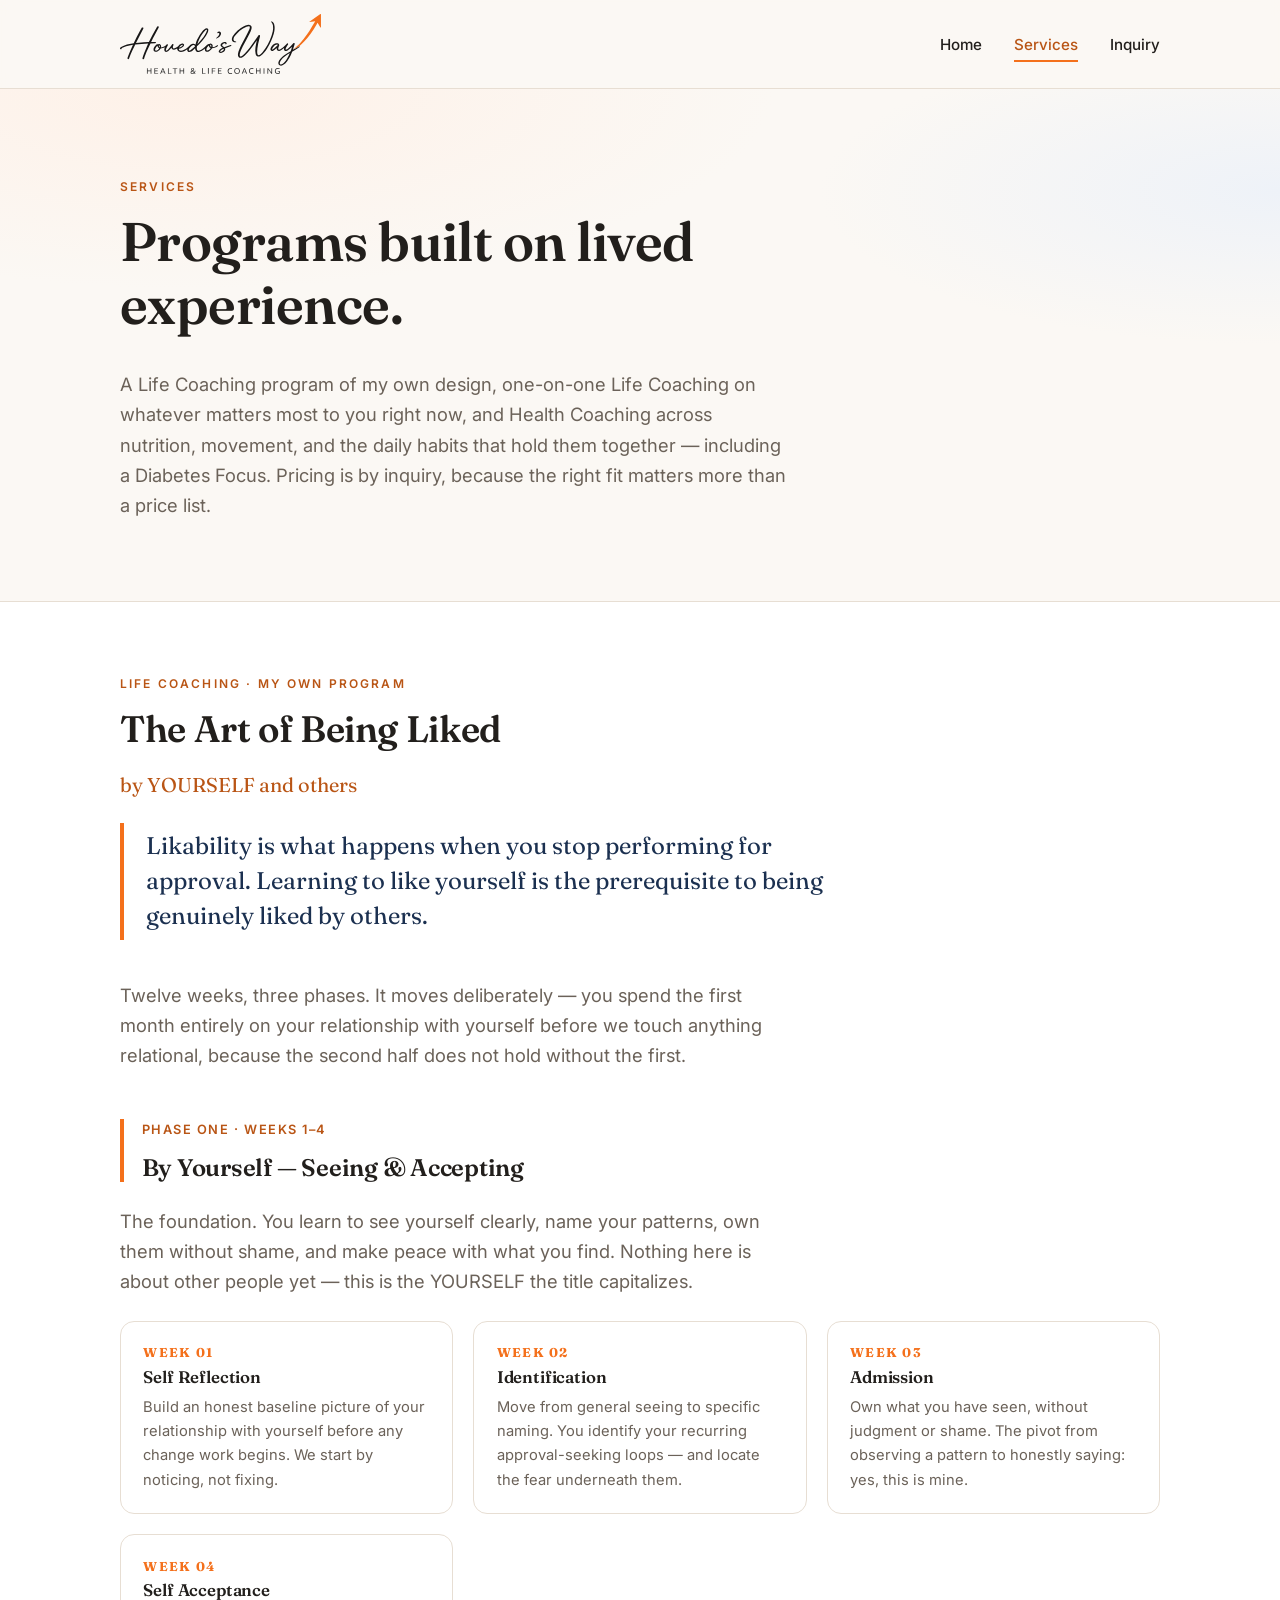
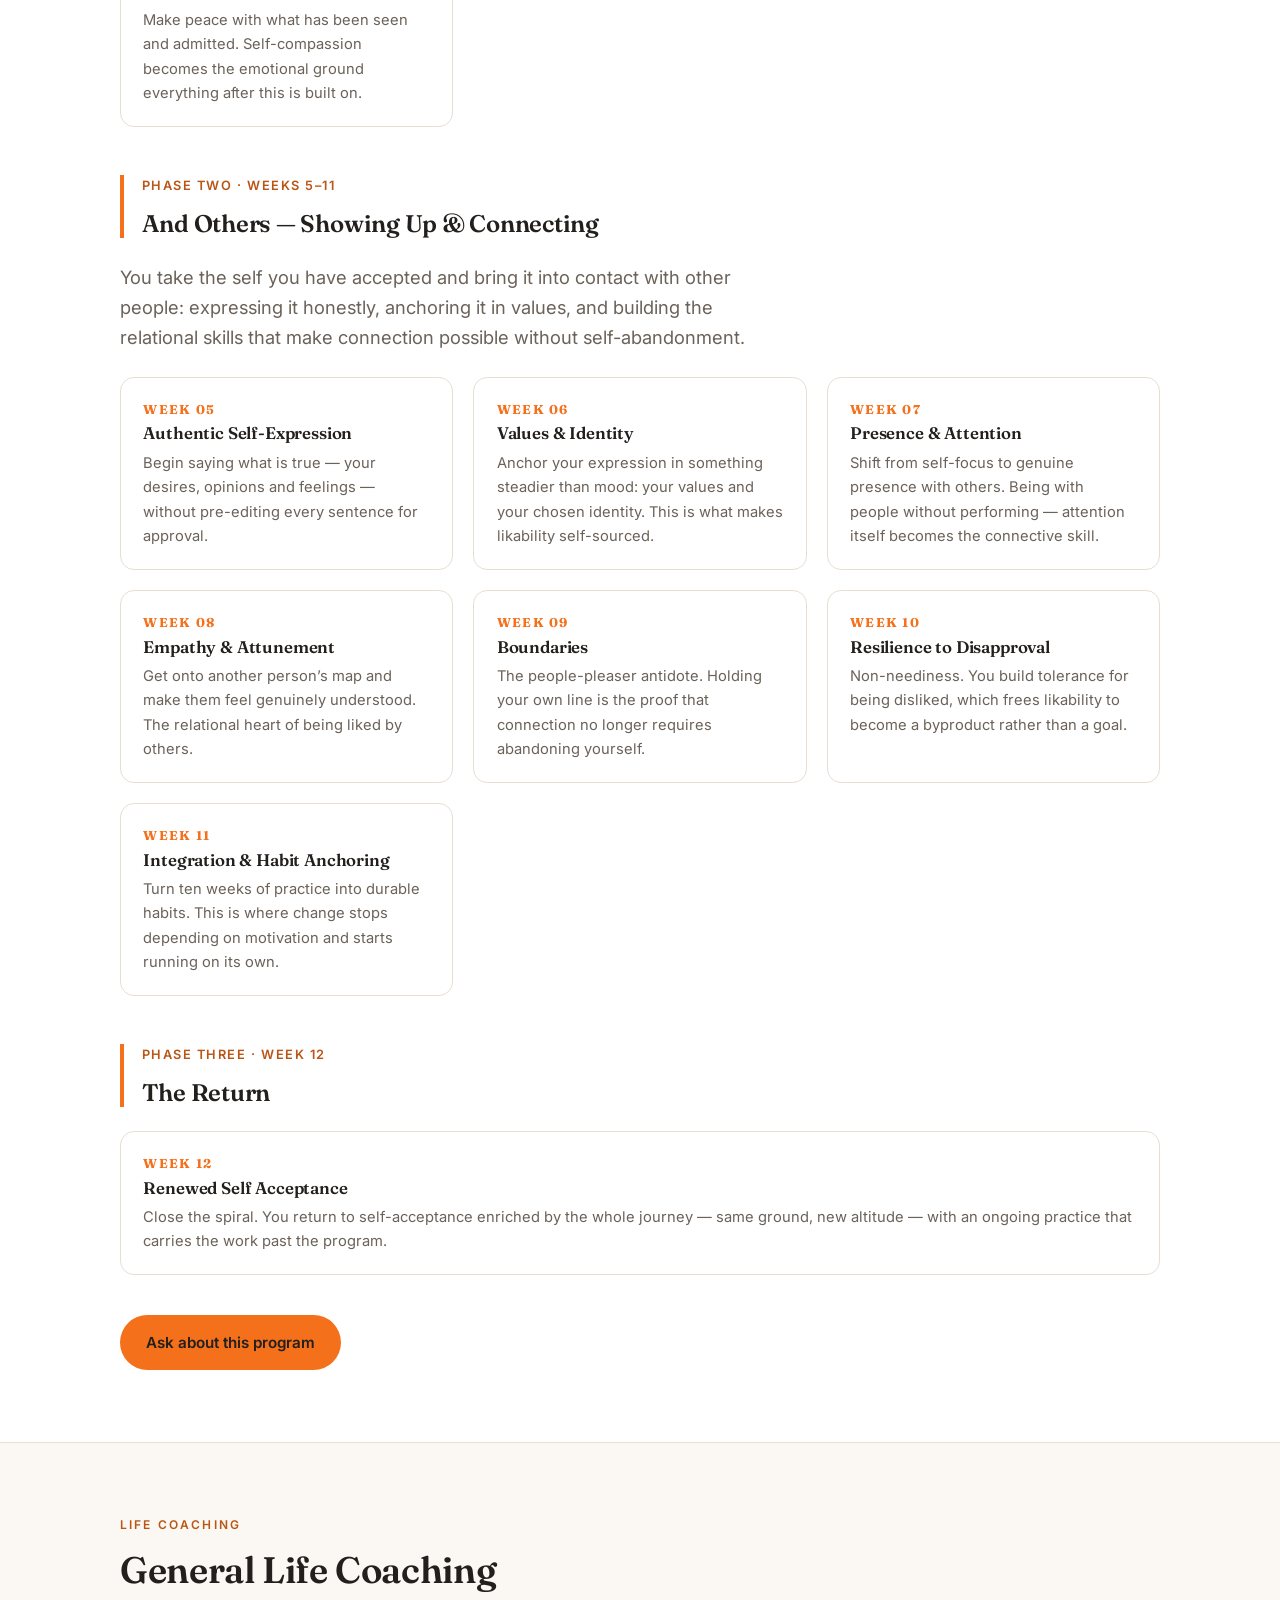
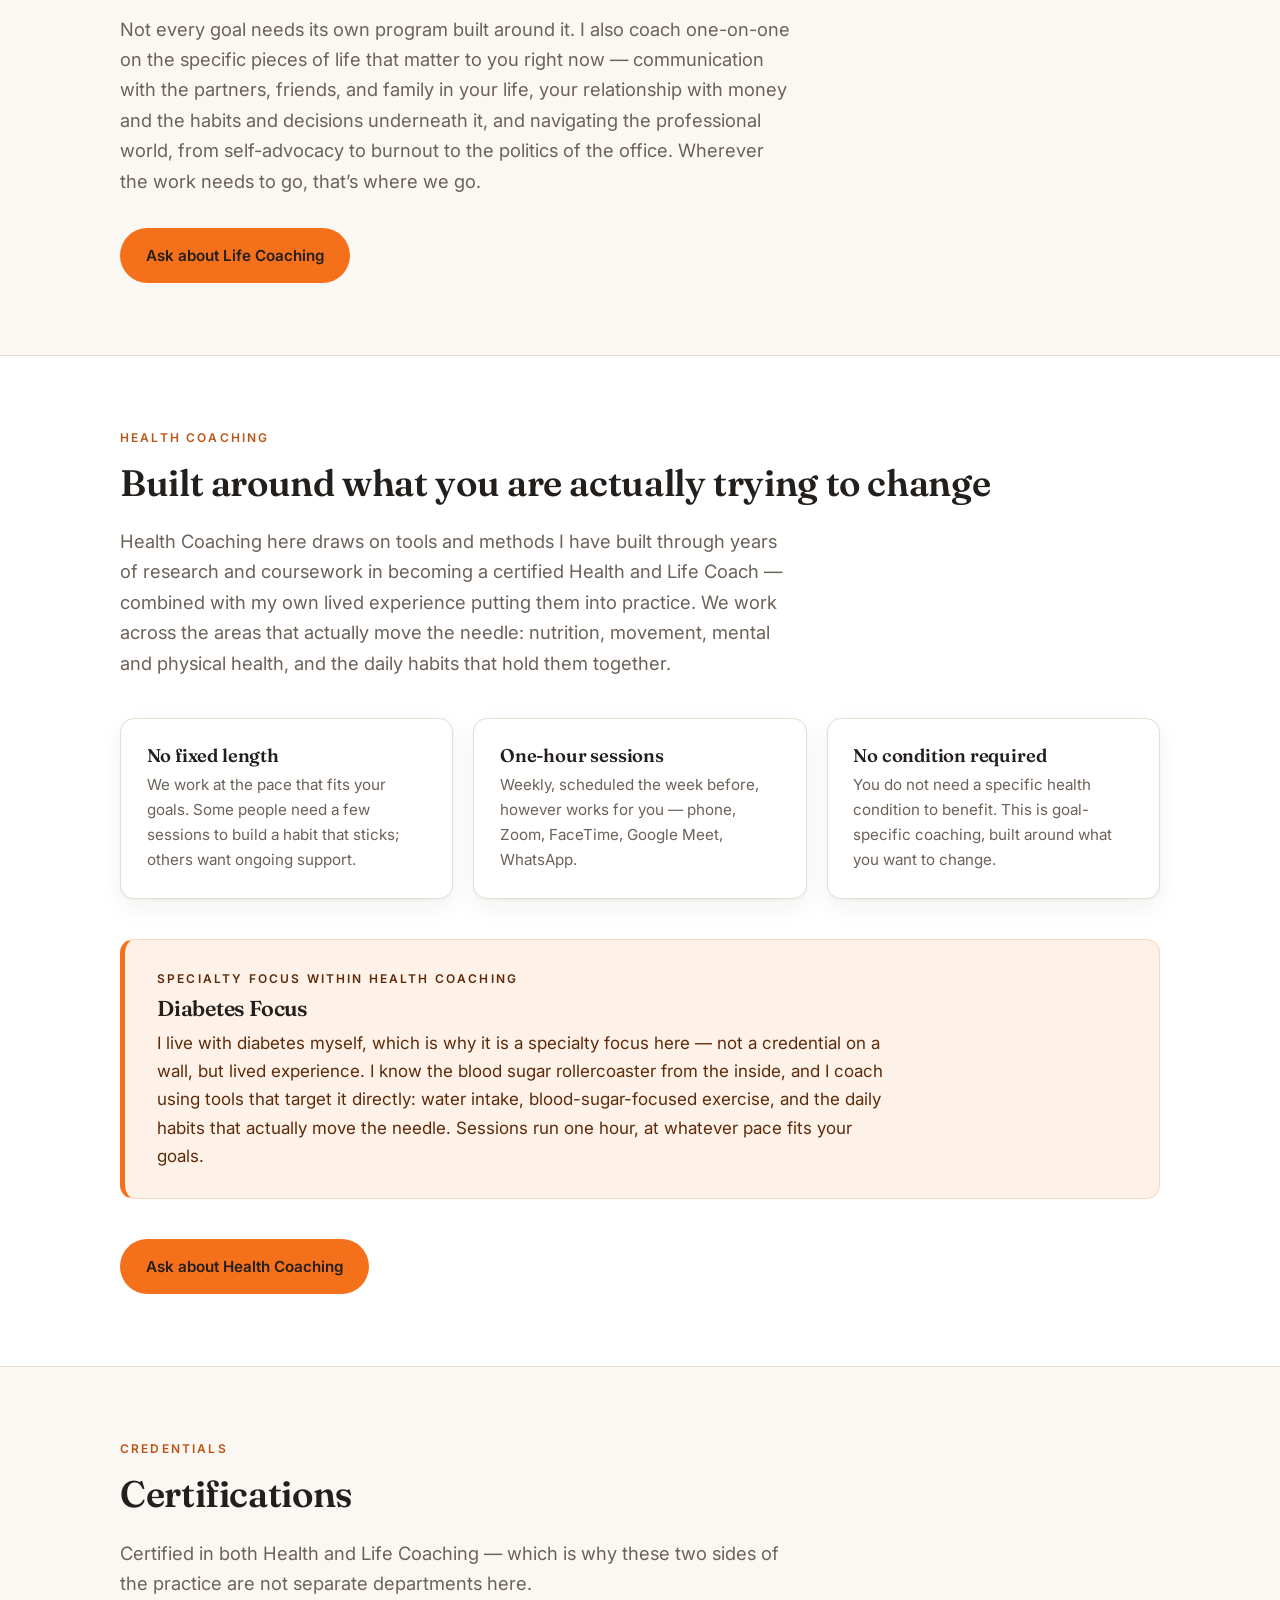
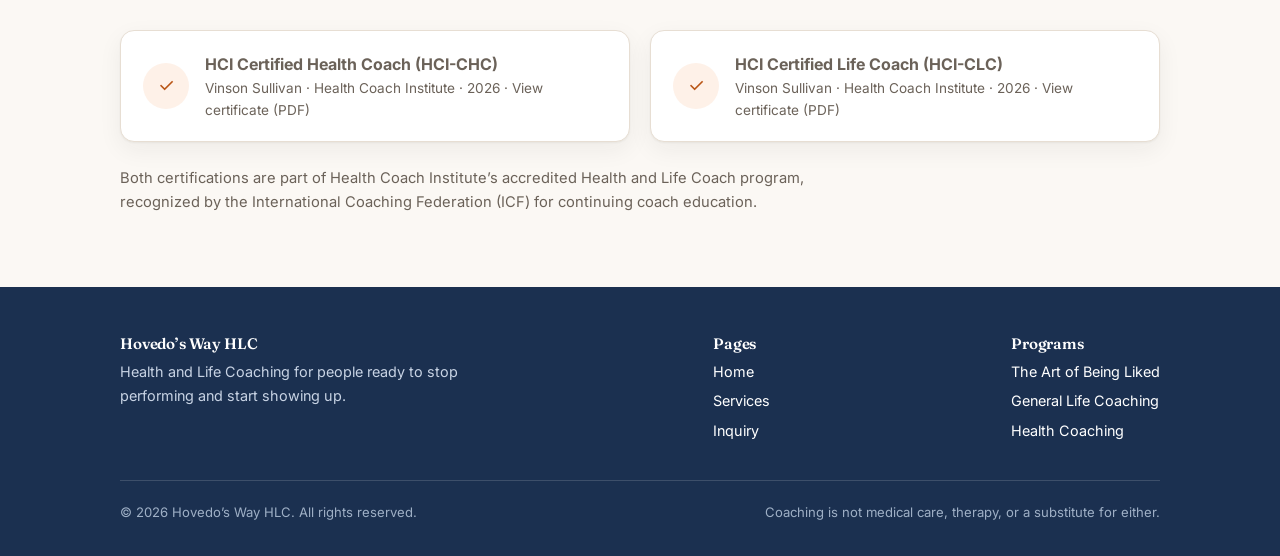
<file: services.html>
<!DOCTYPE html>
<html lang="en">
<head>
  <meta charset="utf-8">
  <meta name="viewport" content="width=device-width, initial-scale=1">
  <title>Services &mdash; Hovedo&rsquo;s Way Health &amp; Life Coaching</title>
  <meta name="description" content="The Art of Being Liked: a 12-week Life Coaching program. Plus General Life Coaching and Health Coaching across nutrition, movement and daily habits, with a Diabetes Focus.">
  <meta name="theme-color" content="#f4701b">
  <link rel="preconnect" href="https://fonts.googleapis.com">
  <link rel="preconnect" href="https://fonts.gstatic.com" crossorigin>
  <link href="https://fonts.googleapis.com/css2?family=Fraunces:opsz,wght@9..144,500;9..144,600;9..144,700&family=Inter:wght@400;500;600&display=swap" rel="stylesheet">
  <link rel="icon" type="image/png" href="assets/mark.png">
  <link rel="stylesheet" href="style.css">
</head>
<body>

  <header class="site-header">
    <div class="wrap">
      <a class="logo" href="index.html">
        <img src="assets/logo.svg" alt="Hovedo&rsquo;s Way Health &amp; Life Coaching">
      </a>
      <button class="nav-toggle" aria-expanded="false" aria-controls="site-nav">Menu</button>
      <nav class="site-nav" id="site-nav">
        <ul>
          <li><a href="index.html">Home</a></li>
          <li><a href="services.html" aria-current="page">Services</a></li>
          <li><a href="inquiry.html">Inquiry</a></li>
        </ul>
      </nav>
    </div>
  </header>

  <main>

    <section class="hero" style="padding-bottom:3rem">
      <div class="wrap">
        <p class="eyebrow">Services</p>
        <h1>Programs built on lived experience.</h1>
        <p class="lede">
          A Life Coaching program of my own design, one-on-one Life Coaching on whatever
          matters most to you right now, and Health Coaching across nutrition, movement, and
          the daily habits that hold them together &mdash; including a Diabetes Focus.
          Pricing is by inquiry, because the right fit matters more than a price list.
        </p>
      </div>
    </section>

    <!-- ===================== THE ART OF BEING LIKED ===================== -->

    <section id="art-of-being-liked" class="alt">
      <div class="wrap">
        <p class="eyebrow">Life Coaching &middot; My own program</p>
        <h2>The Art of Being Liked</h2>
        <p style="font-family:var(--font-display);font-size:1.25rem;color:var(--brand-deep);margin-top:-.3rem">
          by YOURSELF and others
        </p>

        <blockquote class="pull">
          Likability is what happens when you stop performing for approval. Learning to
          like yourself is the prerequisite to being genuinely liked by others.
        </blockquote>

        <p class="lede" style="margin-bottom:3rem">
          Twelve weeks, three phases. It moves deliberately &mdash; you spend the first
          month entirely on your relationship with yourself before we touch anything
          relational, because the second half does not hold without the first.
        </p>

        <!-- Phase 1 -->
        <div class="phase">
          <div class="phase-head">
            <p class="weeks">Phase One &middot; Weeks 1&ndash;4</p>
            <h3>By Yourself &mdash; Seeing &amp; Accepting</h3>
          </div>
          <p class="lede" style="margin-bottom:1.5rem">
            The foundation. You learn to see yourself clearly, name your patterns, own them
            without shame, and make peace with what you find. Nothing here is about other
            people yet &mdash; this is the YOURSELF the title capitalizes.
          </p>
          <div class="grid grid-2">
            <article class="week">
              <span class="num">Week 01</span>
              <h4>Self Reflection</h4>
              <p>Build an honest baseline picture of your relationship with yourself before any change work begins. We start by noticing, not fixing.</p>
            </article>
            <article class="week">
              <span class="num">Week 02</span>
              <h4>Identification</h4>
              <p>Move from general seeing to specific naming. You identify your recurring approval-seeking loops &mdash; and locate the fear underneath them.</p>
            </article>
            <article class="week">
              <span class="num">Week 03</span>
              <h4>Admission</h4>
              <p>Own what you have seen, without judgment or shame. The pivot from observing a pattern to honestly saying: yes, this is mine.</p>
            </article>
            <article class="week">
              <span class="num">Week 04</span>
              <h4>Self Acceptance</h4>
              <p>Make peace with what has been seen and admitted. Self-compassion becomes the emotional ground everything after this is built on.</p>
            </article>
          </div>
        </div>

        <!-- Phase 2 -->
        <div class="phase">
          <div class="phase-head">
            <p class="weeks">Phase Two &middot; Weeks 5&ndash;11</p>
            <h3>And Others &mdash; Showing Up &amp; Connecting</h3>
          </div>
          <p class="lede" style="margin-bottom:1.5rem">
            You take the self you have accepted and bring it into contact with other people:
            expressing it honestly, anchoring it in values, and building the relational
            skills that make connection possible without self-abandonment.
          </p>
          <div class="grid grid-2">
            <article class="week">
              <span class="num">Week 05</span>
              <h4>Authentic Self-Expression</h4>
              <p>Begin saying what is true &mdash; your desires, opinions and feelings &mdash; without pre-editing every sentence for approval.</p>
            </article>
            <article class="week">
              <span class="num">Week 06</span>
              <h4>Values &amp; Identity</h4>
              <p>Anchor your expression in something steadier than mood: your values and your chosen identity. This is what makes likability self-sourced.</p>
            </article>
            <article class="week">
              <span class="num">Week 07</span>
              <h4>Presence &amp; Attention</h4>
              <p>Shift from self-focus to genuine presence with others. Being with people without performing &mdash; attention itself becomes the connective skill.</p>
            </article>
            <article class="week">
              <span class="num">Week 08</span>
              <h4>Empathy &amp; Attunement</h4>
              <p>Get onto another person&rsquo;s map and make them feel genuinely understood. The relational heart of being liked by others.</p>
            </article>
            <article class="week">
              <span class="num">Week 09</span>
              <h4>Boundaries</h4>
              <p>The people-pleaser antidote. Holding your own line is the proof that connection no longer requires abandoning yourself.</p>
            </article>
            <article class="week">
              <span class="num">Week 10</span>
              <h4>Resilience to Disapproval</h4>
              <p>Non-neediness. You build tolerance for being disliked, which frees likability to become a byproduct rather than a goal.</p>
            </article>
            <article class="week">
              <span class="num">Week 11</span>
              <h4>Integration &amp; Habit Anchoring</h4>
              <p>Turn ten weeks of practice into durable habits. This is where change stops depending on motivation and starts running on its own.</p>
            </article>
          </div>
        </div>

        <!-- Phase 3 -->
        <div class="phase" style="margin-bottom:0">
          <div class="phase-head">
            <p class="weeks">Phase Three &middot; Week 12</p>
            <h3>The Return</h3>
          </div>
          <div class="grid grid-2">
            <article class="week">
              <span class="num">Week 12</span>
              <h4>Renewed Self Acceptance</h4>
              <p>Close the spiral. You return to self-acceptance enriched by the whole journey &mdash; same ground, new altitude &mdash; with an ongoing practice that carries the work past the program.</p>
            </article>
          </div>
        </div>

        <div class="btn-row" style="margin-top:2.5rem">
          <a class="btn btn-primary" href="inquiry.html">Ask about this program</a>
        </div>
      </div>
    </section>

    <!-- ===================== GENERAL LIFE COACHING ===================== -->

    <section id="general-life-coaching">
      <div class="wrap">
        <p class="eyebrow">Life Coaching</p>
        <h2>General Life Coaching</h2>
        <p class="lede">
          Not every goal needs its own program built around it. I also coach one-on-one on
          the specific pieces of life that matter to you right now &mdash; communication with
          the partners, friends, and family in your life, your relationship with money and
          the habits and decisions underneath it, and navigating the professional world, from
          self-advocacy to burnout to the politics of the office. Wherever the work needs to
          go, that&rsquo;s where we go.
        </p>

        <div class="btn-row" style="margin-top:2rem">
          <a class="btn btn-primary" href="inquiry.html">Ask about Life Coaching</a>
        </div>
      </div>
    </section>

    <!-- ===================== HEALTH COACHING (diabetes nested inside) ===================== -->

    <section id="health-coaching" class="alt">
      <div class="wrap">
        <p class="eyebrow">Health Coaching</p>
        <h2>Built around what you are actually trying to change</h2>

        <p class="lede">
          Health Coaching here draws on tools and methods I have built through years of
          research and coursework in becoming a certified Health and Life Coach &mdash;
          combined with my own lived experience putting them into practice. We work across
          the areas that actually move the needle: nutrition, movement, mental and physical
          health, and the daily habits that hold them together.
        </p>

        <div class="grid grid-3" style="margin-top:2.5rem">
          <article class="card">
            <h3>No fixed length</h3>
            <p>We work at the pace that fits your goals. Some people need a few sessions to build a habit that sticks; others want ongoing support.</p>
          </article>
          <article class="card">
            <h3>One-hour sessions</h3>
            <p>Weekly, scheduled the week before, however works for you &mdash; phone, Zoom, FaceTime, Google Meet, WhatsApp.</p>
          </article>
          <article class="card">
            <h3>No condition required</h3>
            <p>You do not need a specific health condition to benefit. This is goal-specific coaching, built around what you want to change.</p>
          </article>
        </div>

        <!-- Diabetes Focus: a specialty lens within Health Coaching, not a separate track -->
        <aside class="specialty" id="diabetes-focus">
          <p class="eyebrow" style="margin-bottom:.5rem">Specialty Focus Within Health Coaching</p>
          <h3>Diabetes Focus</h3>
          <p>
            I live with diabetes myself, which is why it is a specialty focus here &mdash;
            not a credential on a wall, but lived experience. I know the blood sugar
            rollercoaster from the inside, and I coach using tools that target it directly:
            water intake, blood-sugar-focused exercise, and the daily habits that actually
            move the needle. Sessions run one hour, at whatever pace fits your goals.
          </p>
        </aside>

        <div class="btn-row" style="margin-top:2.5rem">
          <a class="btn btn-primary" href="inquiry.html">Ask about Health Coaching</a>
        </div>
      </div>
    </section>

    <!-- ===================== CREDENTIALS ===================== -->

    <section id="credentials">
      <div class="wrap">
        <p class="eyebrow">Credentials</p>
        <h2>Certifications</h2>
        <p class="lede" style="margin-bottom:2rem">
          Certified in both Health and Life Coaching &mdash; which is why these two sides of
          the practice are not separate departments here.
        </p>

        <div class="grid grid-2">
          <a class="cert" href="assets/certificates/health-coach-certification.pdf" target="_blank" rel="noopener">
            <span class="seal" aria-hidden="true">&#10003;</span>
            <span>
              <strong>HCI Certified Health Coach (HCI-CHC)</strong>
              <span>Vinson Sullivan &middot; Health Coach Institute &middot; 2026 &middot; View certificate (PDF)</span>
            </span>
          </a>
          <a class="cert" href="assets/certificates/life-coach-certification.pdf" target="_blank" rel="noopener">
            <span class="seal" aria-hidden="true">&#10003;</span>
            <span>
              <strong>HCI Certified Life Coach (HCI-CLC)</strong>
              <span>Vinson Sullivan &middot; Health Coach Institute &middot; 2026 &middot; View certificate (PDF)</span>
            </span>
          </a>
        </div>

        <p style="margin-top:1.5rem;font-size:.92rem;color:var(--muted);max-width:46rem">
          Both certifications are part of Health Coach Institute&rsquo;s accredited Health and
          Life Coach program, recognized by the International Coaching Federation (ICF) for
          continuing coach education.
        </p>
      </div>
    </section>

  </main>

  <footer class="site-footer">
    <div class="wrap">
      <div class="cols">
        <div>
          <h4>Hovedo&rsquo;s Way HLC</h4>
          <p style="max-width:22rem">Health and Life Coaching for people ready to stop performing and start showing up.</p>
        </div>
        <div>
          <h4>Pages</h4>
          <ul>
            <li><a href="index.html">Home</a></li>
            <li><a href="services.html">Services</a></li>
            <li><a href="inquiry.html">Inquiry</a></li>
          </ul>
        </div>
        <div>
          <h4>Programs</h4>
          <ul>
            <li><a href="services.html#art-of-being-liked">The Art of Being Liked</a></li>
            <li><a href="services.html#general-life-coaching">General Life Coaching</a></li>
            <li><a href="services.html#health-coaching">Health Coaching</a></li>
          </ul>
        </div>
      </div>
      <div class="legal">
        <span>&copy; <span id="year"></span> Hovedo&rsquo;s Way HLC. All rights reserved.</span>
        <span>Coaching is not medical care, therapy, or a substitute for either.</span>
      </div>
    </div>
  </footer>

  <script src="script.js"></script>
</body>
</html>
</file>
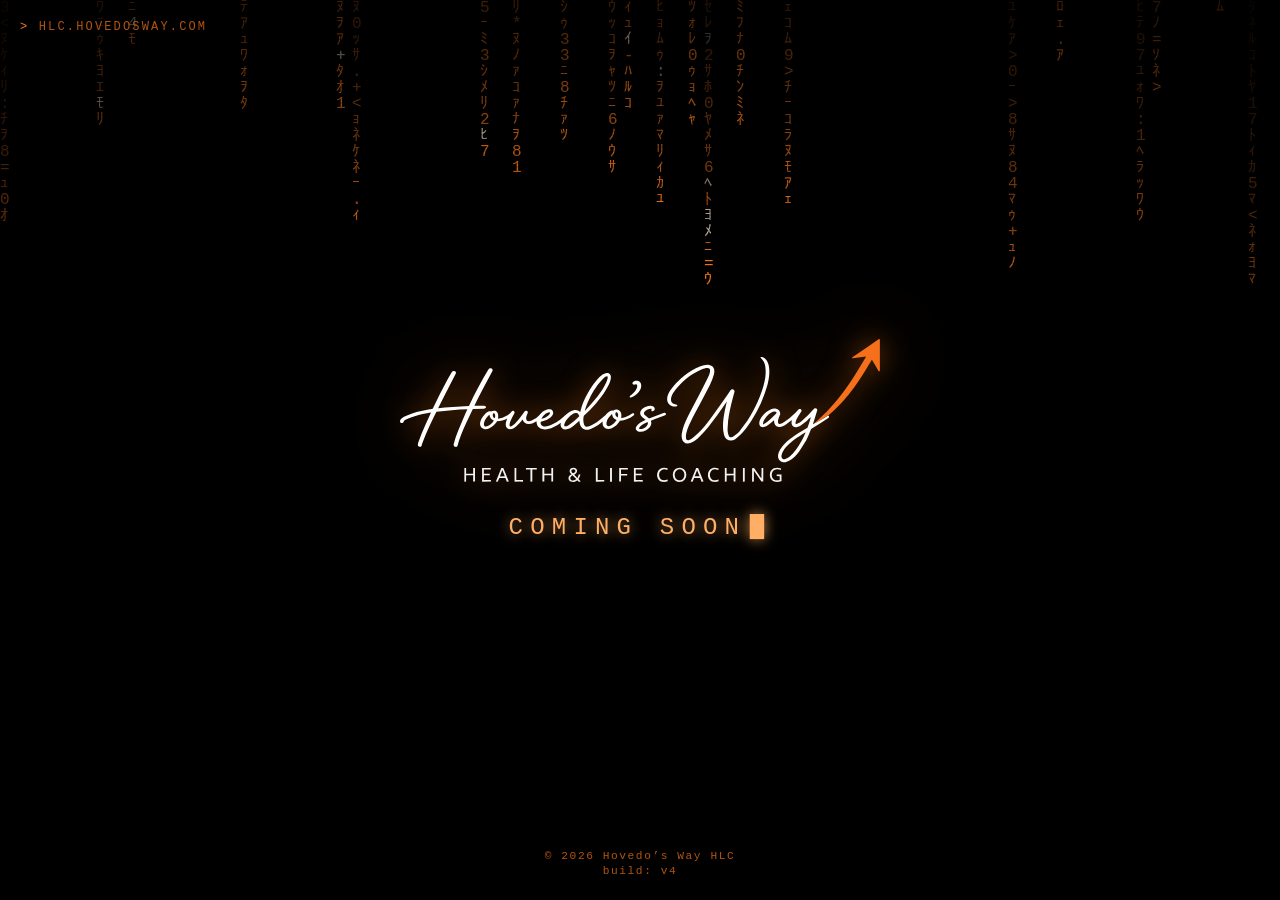
<file: splash.html>
<!DOCTYPE html>
<html lang="en">
<head>
  <meta charset="utf-8">
  <meta name="viewport" content="width=device-width, initial-scale=1">
  <title>Hovedo&rsquo;s Way HLC &mdash; Coming Soon</title>
  <meta name="description" content="Hovedo's Way Health and Life Coaching. Coming soon.">
  <meta name="theme-color" content="#000000">
  <link rel="icon" type="image/png" href="assets/mark.png">
  <link rel="stylesheet" href="splash.css">
</head>
<body>
  <canvas id="rain" aria-hidden="true"></canvas>
  <div class="scanlines" aria-hidden="true"></div>
  <div class="vignette" aria-hidden="true"></div>

  <div class="shell">
    <header>
      <p class="prompt">hlc.hovedosway.com</p>
    </header>

    <main>
      <h1 class="brandmark">
        <img src="assets/logo-light.svg" alt="Hovedo&rsquo;s Way &mdash; Health &amp; Life Coaching">
      </h1>
      <p class="soon">Coming Soon<span class="cursor" aria-hidden="true">&#9608;</span></p>
    </main>

    <footer>
      <p>&copy; <span id="year"></span> Hovedo&rsquo;s Way HLC</p>
      <p class="build">build: v4</p>
    </footer>
  </div>

  <script src="splash.js"></script>
</body>
</html>
</file>
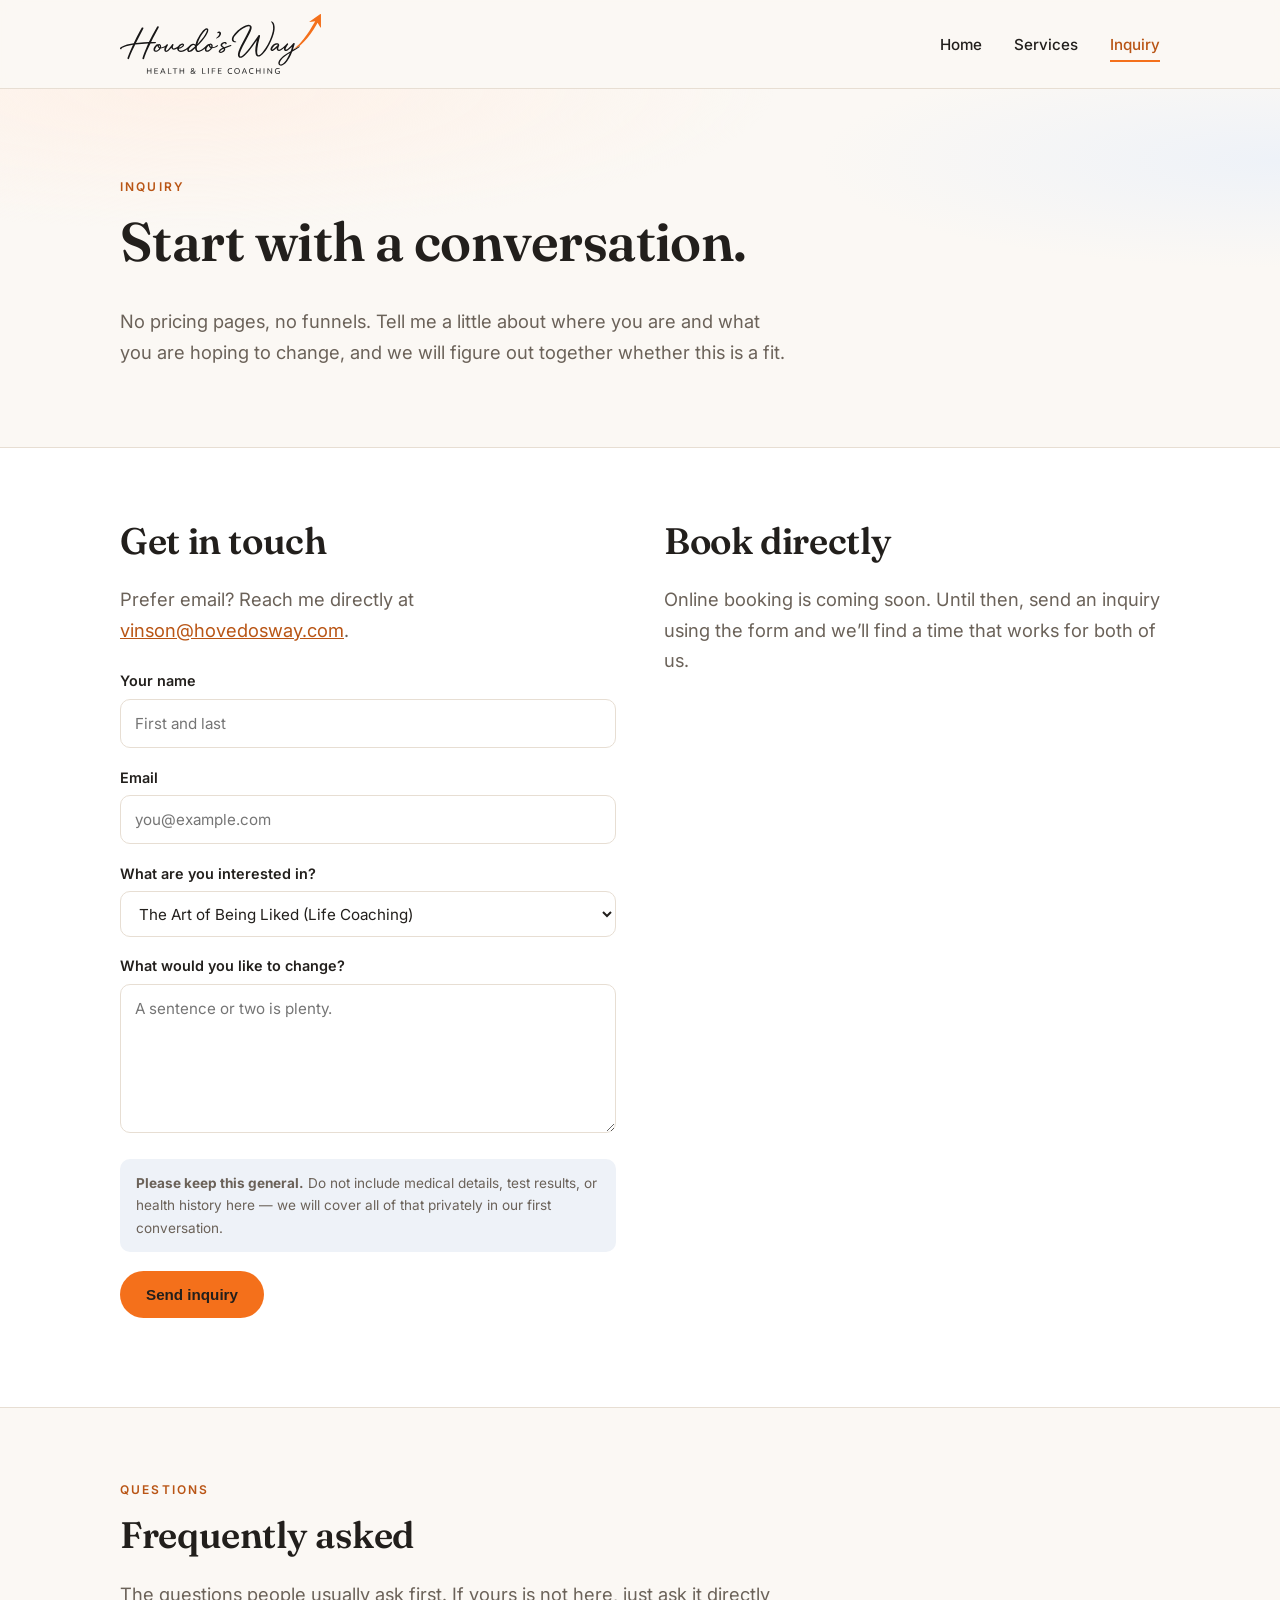
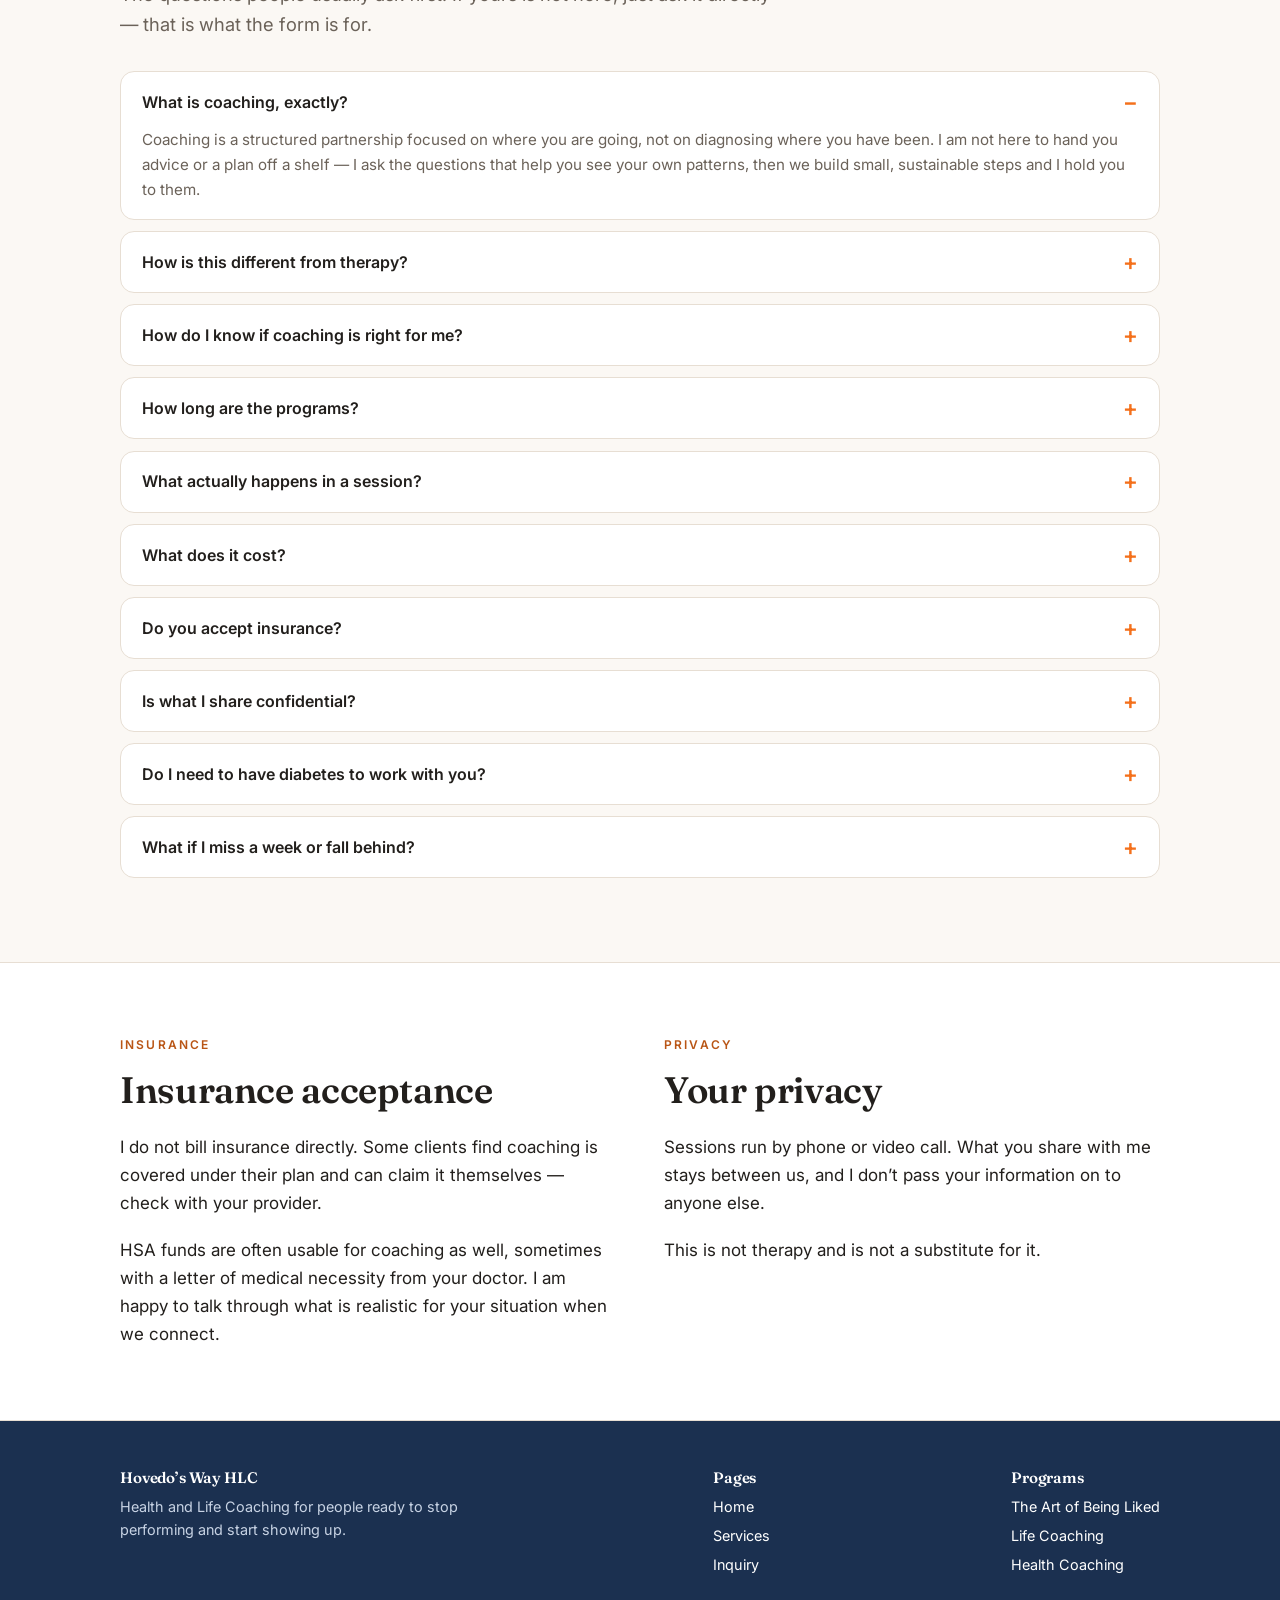
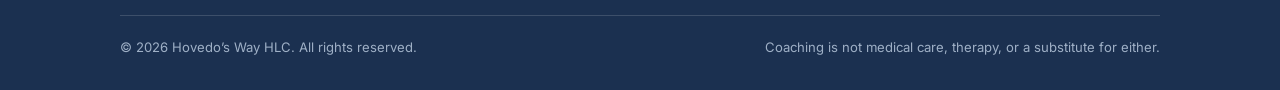
<file: public/inquiry.html>
<!DOCTYPE html>
<html lang="en">
<head>
  <meta charset="utf-8">
  <meta name="viewport" content="width=device-width, initial-scale=1">
  <title>Inquiry &mdash; Hovedo&rsquo;s Way Health &amp; Life Coaching</title>
  <meta name="description" content="Get in touch about coaching with Vinson Sullivan. FAQ, insurance information, and how to book a first conversation.">
  <meta name="theme-color" content="#f4701b">

  <!-- Link previews. Without an explicit og:image, scrapers pick the largest
       image on the page - which would be the headshot. -->
  <meta property="og:type" content="website">
  <meta property="og:site_name" content="Hovedo&rsquo;s Way HLC">
  <meta property="og:title" content="Inquiry &mdash; Hovedo&rsquo;s Way Health &amp; Life Coaching">
  <meta property="og:description" content="Start a conversation about Health Coaching or Life Coaching with Vinson Sullivan. No pressure, no pricing games.">
  <meta property="og:image" content="/assets/og-image.jpg">
  <meta property="og:image:width" content="1200">
  <meta property="og:image:height" content="630">
  <meta name="twitter:card" content="summary_large_image">
  <link rel="preconnect" href="https://fonts.googleapis.com">
  <link rel="preconnect" href="https://fonts.gstatic.com" crossorigin>
  <link href="https://fonts.googleapis.com/css2?family=Fraunces:opsz,wght@9..144,500;9..144,600;9..144,700&family=Inter:wght@400;500;600&display=swap" rel="stylesheet">
  <link rel="icon" type="image/png" href="assets/mark.png">
  <link rel="stylesheet" href="style.css">
</head>
<body>

  <header class="site-header">
    <div class="wrap">
      <a class="logo" href="index.html">
        <img src="assets/logo.svg" alt="Hovedo&rsquo;s Way Health &amp; Life Coaching">
      </a>
      <button class="nav-toggle" aria-expanded="false" aria-controls="site-nav">Menu</button>
      <nav class="site-nav" id="site-nav">
        <ul>
          <li><a href="index.html">Home</a></li>
          <li><a href="services.html">Services</a></li>
          <li><a href="inquiry.html" aria-current="page">Inquiry</a></li>
        </ul>
      </nav>
    </div>
  </header>

  <main>

    <section class="hero" style="padding-bottom:3rem">
      <div class="wrap">
        <p class="eyebrow">Inquiry</p>
        <h1>Start with a conversation.</h1>
        <p class="lede">
          No pricing pages, no funnels. Tell me a little about where you are and what you
          are hoping to change, and we will figure out together whether this is a fit.
        </p>
      </div>
    </section>

    <!-- ===================== CONTACT ===================== -->

    <section class="alt">
      <div class="wrap">
        <div class="grid grid-2" style="align-items:start;gap:3rem">

          <div>
            <h2>Get in touch</h2>

            <p class="lede" style="margin-bottom:1.25rem">
              Prefer email? Reach me directly at
              <a href="mailto:vinson@hovedosway.com">vinson@hovedosway.com</a>.
            </p>


            <form id="inquiry-form" style="margin-top:1.5rem" novalidate>
              <!-- Web3Forms delivers to the inbox this key was issued for. -->
              <input type="hidden" name="access_key" value="1ef8ae69-8c2c-498e-b263-b0df0d28c1dd">
              <input type="hidden" name="subject" value="New coaching inquiry from hlc.hovedosway.com">
              <input type="hidden" name="from_name" value="Hovedo&rsquo;s Way HLC website">
              <!-- Honeypot: bots fill hidden fields, people do not. -->
              <input type="checkbox" name="botcheck" class="hp" tabindex="-1" autocomplete="off" aria-hidden="true">

              <div class="form-field">
                <label for="name">Your name</label>
                <input type="text" id="name" name="name" autocomplete="name" placeholder="First and last" required>
              </div>
              <div class="form-field">
                <label for="email">Email</label>
                <input type="email" id="email" name="email" autocomplete="email" placeholder="you@example.com" required>
              </div>
              <div class="form-field">
                <label for="interest">What are you interested in?</label>
                <select id="interest" name="interest">
                  <option>The Art of Being Liked (Life Coaching)</option>
                  <option>General Life Coaching</option>
                  <option>Health Coaching</option>
                  <option>Health Coaching &mdash; Diabetes Focus</option>
                  <option>Not sure yet &mdash; let&rsquo;s talk</option>
                </select>
              </div>
              <div class="form-field">
                <label for="message">What would you like to change?</label>
                <textarea id="message" name="message" rows="5" placeholder="A sentence or two is plenty." required></textarea>
              </div>

              <p class="form-note">
                <strong>Please keep this general.</strong> Do not include medical details,
                test results, or health history here &mdash; we will cover all of that
                privately in our first conversation.
              </p>

              <button class="btn btn-primary" type="submit">Send inquiry</button>
              <p class="form-status" id="form-status" role="status" aria-live="polite"></p>
            </form>
          </div>

          <div>
            <h2>Book directly</h2>
            <p class="lede">
              Online booking is coming soon. Until then, send an inquiry using the form
              and we&rsquo;ll find a time that works for both of us.
            </p>
          </div>

        </div>
      </div>
    </section>

    <!-- ===================== FAQ ===================== -->

    <section id="faq">
      <div class="wrap">
        <p class="eyebrow">Questions</p>
        <h2>Frequently asked</h2>
        <p class="lede" style="margin-bottom:2rem">
          The questions people usually ask first. If yours is not here, just ask it
          directly &mdash; that is what the form is for.
        </p>

        <div class="faq">
          <details open>
            <summary>What is coaching, exactly?</summary>
            <p>
              Coaching is a structured partnership focused on where you are going, not on
              diagnosing where you have been. I am not here to hand you advice or a plan
              off a shelf &mdash; I ask the questions that help you see your own patterns,
              then we build small, sustainable steps and I hold you to them.
            </p>
          </details>

          <details>
            <summary>How is this different from therapy?</summary>
            <p>
              Therapy generally treats mental health conditions and often works with the
              past. Coaching works forward from where you are now, with a healthy client,
              toward specific change. They complement each other well, and plenty of people
              do both. Coaching is not therapy and is not a substitute for it.
            </p>
          </details>

          <details>
            <summary>How do I know if coaching is right for me?</summary>
            <p>
              If you already know roughly what you want to change but keep not doing it,
              coaching is likely a good fit. If you are in crisis, or dealing with something
              that needs clinical care, therapy or medical care should come first &mdash;
              and I will say so plainly rather than take you on.
            </p>
          </details>

          <details>
            <summary>How long are the programs?</summary>
            <p>
              <em>The Art of Being Liked</em> runs twelve weeks across three phases.
              Health Coaching has no fixed length &mdash; we work at the pace that fits your
              goals. Some people need a few sessions to build a habit that sticks; others
              want ongoing support.
            </p>
          </details>

          <details>
            <summary>What actually happens in a session?</summary>
            <p>
              Sessions run one hour, once a week, scheduled the week before. We can meet
              however works for you &mdash; phone, Zoom, FaceTime, Google Meet, WhatsApp,
              whatever is easiest.
            </p>
            <p>
              If you need to move a session, a 24-hour reschedule notice applies.
            </p>
          </details>

          <details>
            <summary>What does it cost?</summary>
            <p>
              Pricing is by inquiry. Programs differ in length and focus, and I would rather
              talk with you about what you actually need than post a menu. Reach out and I
              will be straightforward about it in our first conversation.
            </p>
          </details>

          <details>
            <summary>Do you accept insurance?</summary>
            <p>
              I do not bill insurance directly. Some clients find coaching is covered
              under their plan and can claim it themselves &mdash; check with your provider.
              HSA funds are often usable for coaching as well, sometimes with a letter of
              medical necessity from your doctor. I am happy to talk through what is
              realistic for your situation when we connect.
            </p>
          </details>

          <details>
            <summary>Is what I share confidential?</summary>
            <p>
              What you share with me stays between us. Sessions run by phone or video
              call, and I don&rsquo;t share what we discuss with anyone. This is not therapy
              and is not a substitute for it.
            </p>
          </details>

          <details>
            <summary>Do I need to have diabetes to work with you?</summary>
            <p>
              Not at all. Diabetes Focus sits within Health Coaching because I live with
              it myself &mdash; not a separate track you have to qualify for. Health Coaching
              here is for anyone working toward a goal, whatever that goal is.
            </p>
          </details>

          <details>
            <summary>What if I miss a week or fall behind?</summary>
            <p>
              Totally okay &mdash; this is self-paced, and one missed session is not a
              problem. If missing sessions becomes a pattern, I will check in honestly and
              ask whether this is the right time for the program. That is not a punishment
              &mdash; it is making sure the work actually fits where you are.
            </p>
          </details>
        </div>
      </div>
    </section>

    <!-- ===================== INSURANCE / PRIVACY ===================== -->

    <section class="alt">
      <div class="wrap">
        <div class="grid grid-2" style="gap:3rem;align-items:start">
          <div>
            <p class="eyebrow">Insurance</p>
            <h2>Insurance acceptance</h2>
            <p>
              I do not bill insurance directly. Some clients find coaching is covered under
              their plan and can claim it themselves &mdash; check with your provider.
            </p>
            <p>
              HSA funds are often usable for coaching as well, sometimes with a letter of
              medical necessity from your doctor. I am happy to talk through what is
              realistic for your situation when we connect.
            </p>
          </div>

          <div>
            <p class="eyebrow">Privacy</p>
            <h2>Your privacy</h2>
            <p>
              Sessions run by phone or video call. What you share with me stays between us,
              and I don&rsquo;t pass your information on to anyone else.
            </p>
            <p>
              This is not therapy and is not a substitute for it.
            </p>
          </div>
        </div>
      </div>
    </section>

  </main>

  <footer class="site-footer">
    <div class="wrap">
      <div class="cols">
        <div>
          <h4>Hovedo&rsquo;s Way HLC</h4>
          <p style="max-width:22rem">Health and Life Coaching for people ready to stop performing and start showing up.</p>
        </div>
        <div>
          <h4>Pages</h4>
          <ul>
            <li><a href="index.html">Home</a></li>
            <li><a href="services.html">Services</a></li>
            <li><a href="inquiry.html">Inquiry</a></li>
          </ul>
        </div>
        <div>
          <h4>Programs</h4>
          <ul>
            <li><a href="services.html#art-of-being-liked">The Art of Being Liked</a></li>
            <li><a href="services.html#general-life-coaching">Life Coaching</a></li>
            <li><a href="services.html#health-coaching">Health Coaching</a></li>
          </ul>
        </div>
      </div>
      <div class="legal">
        <span>&copy; <span id="year"></span> Hovedo&rsquo;s Way HLC. All rights reserved.</span>
        <span>Coaching is not medical care, therapy, or a substitute for either.</span>
      </div>
    </div>
  </footer>

  <script src="script.js"></script>
</body>
</html>
</file>
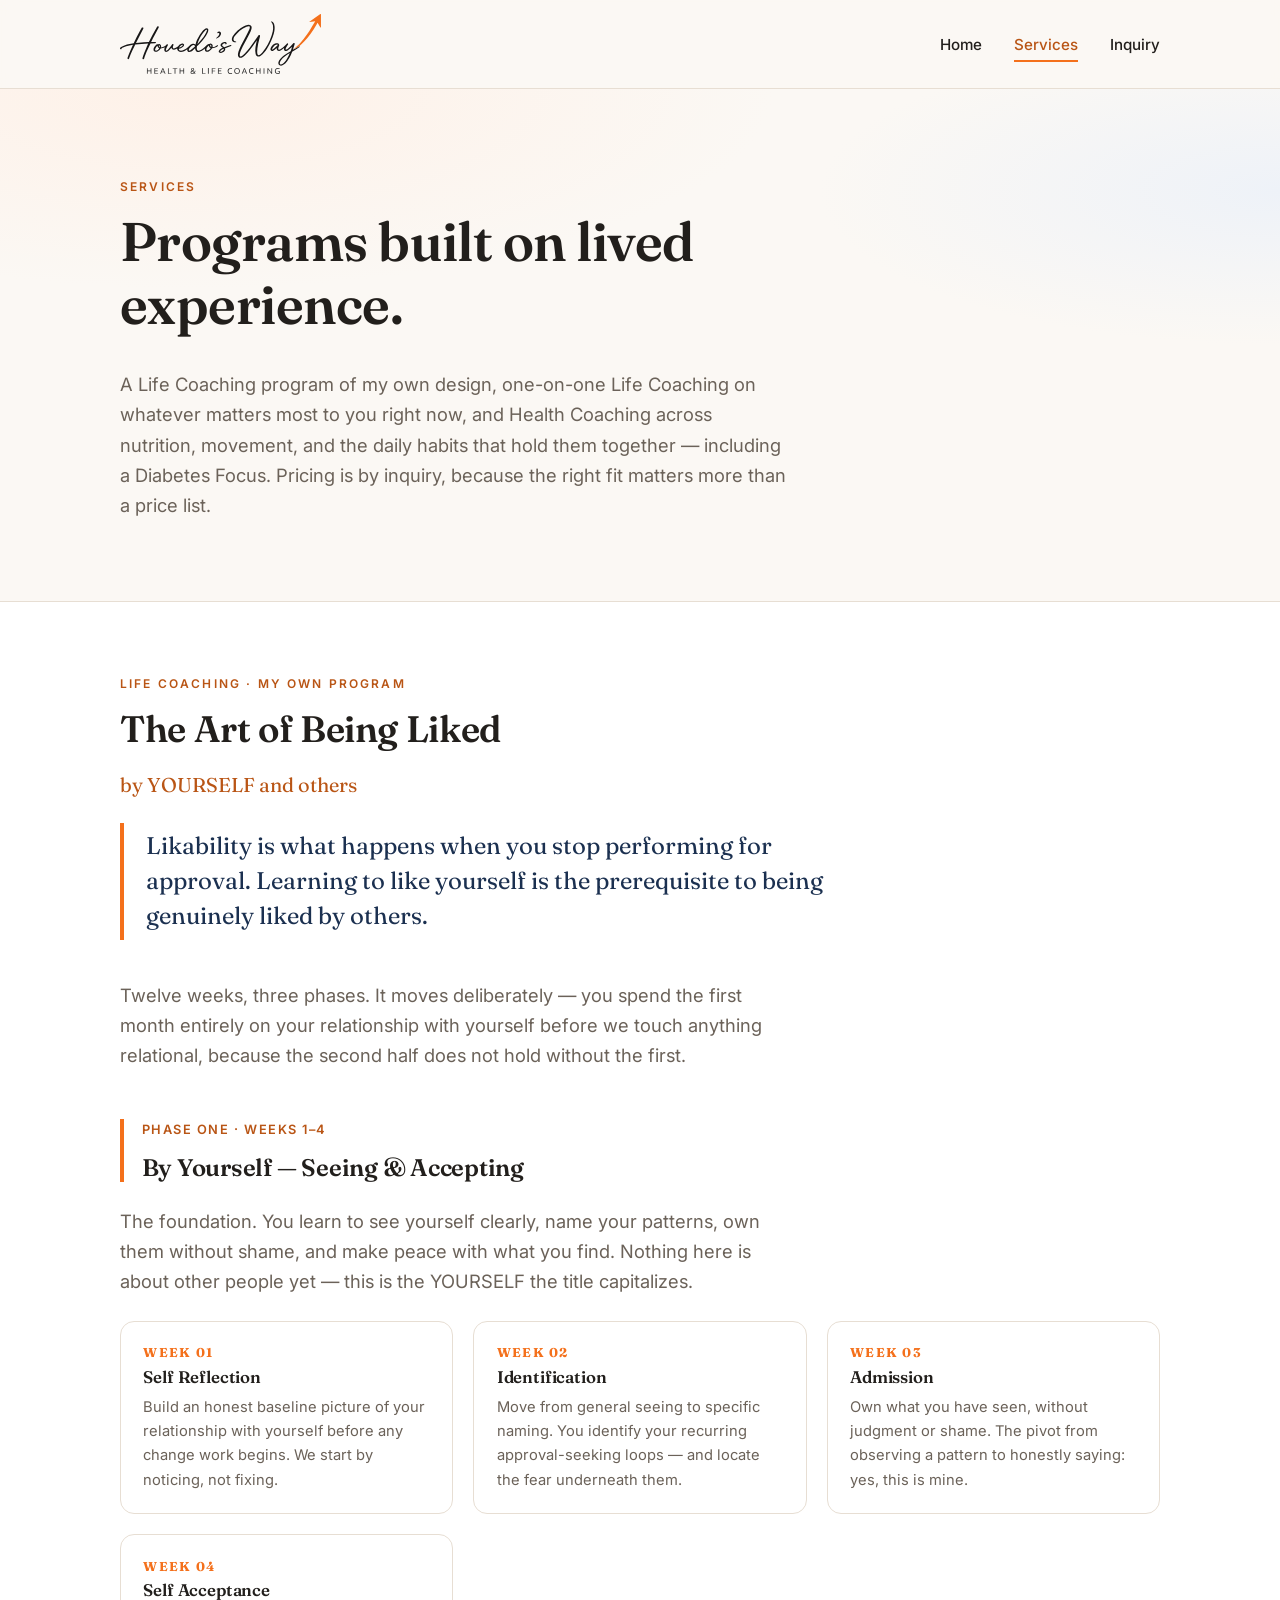
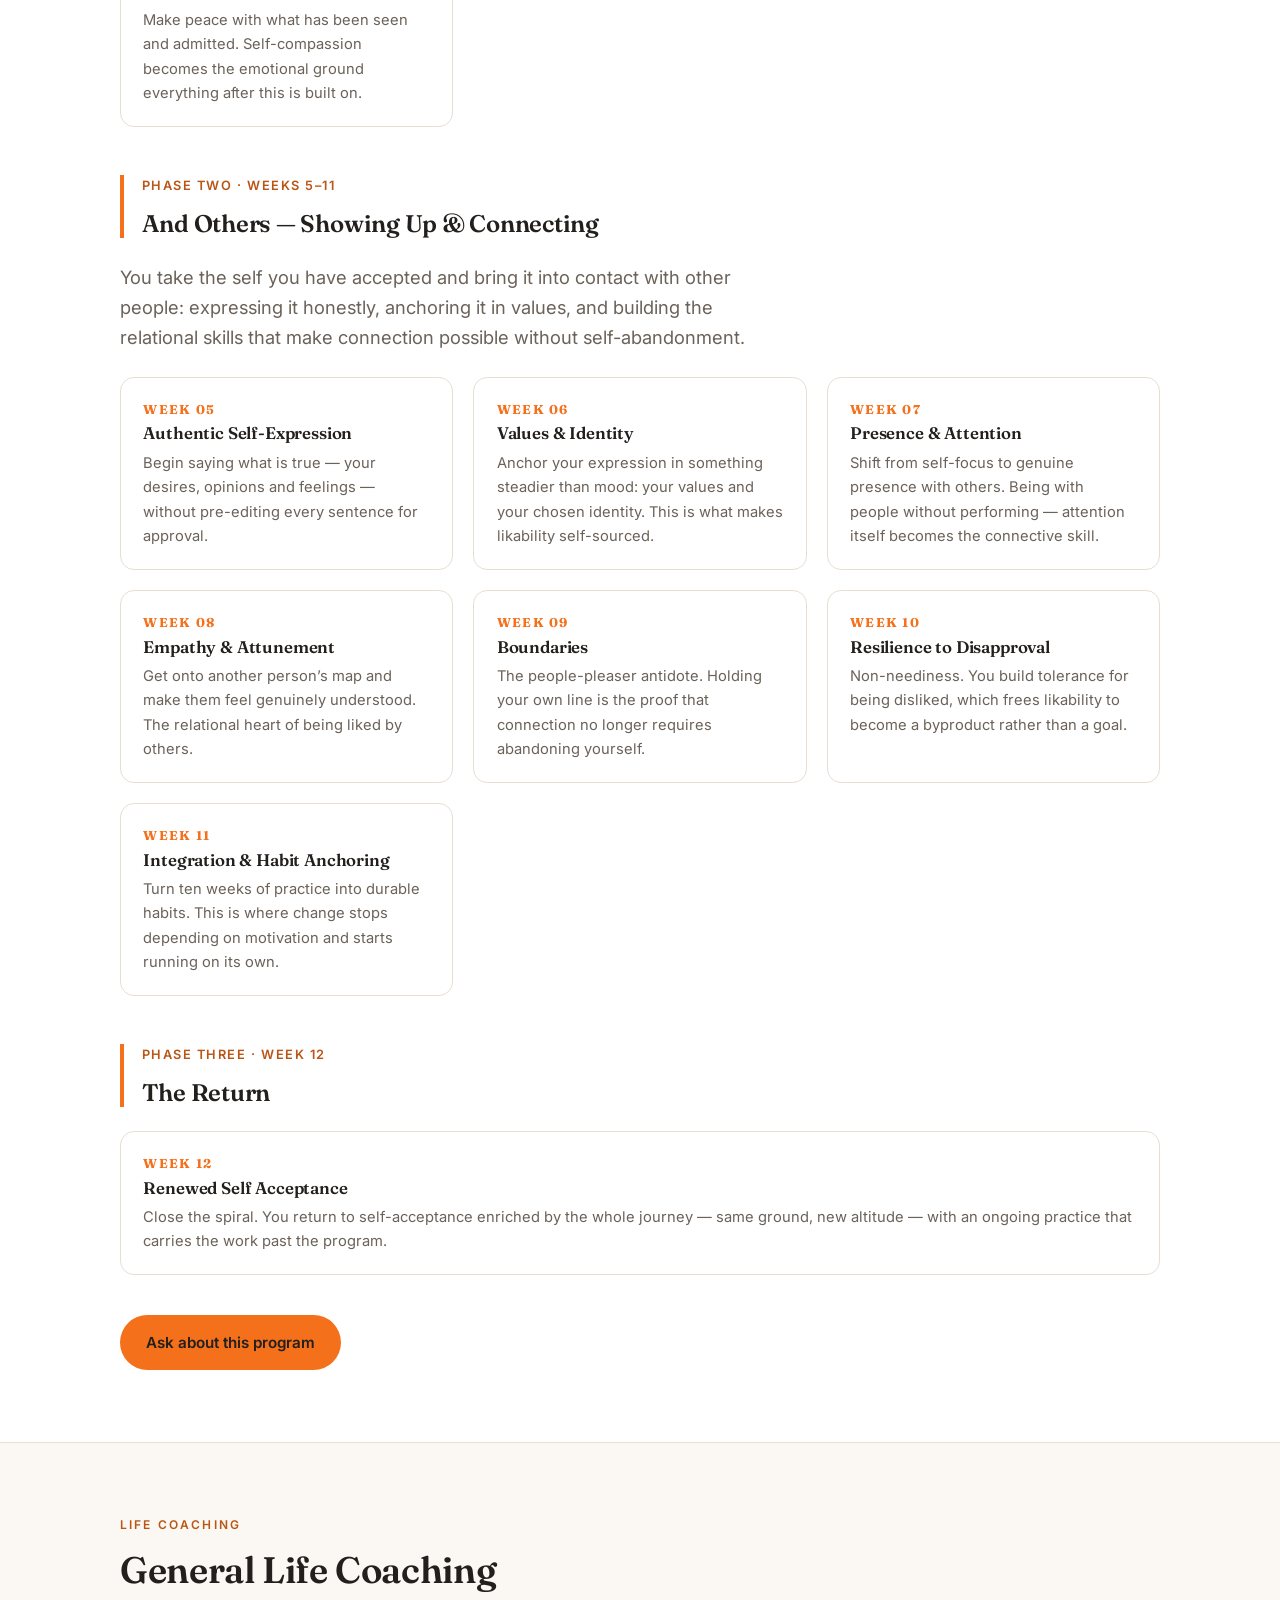
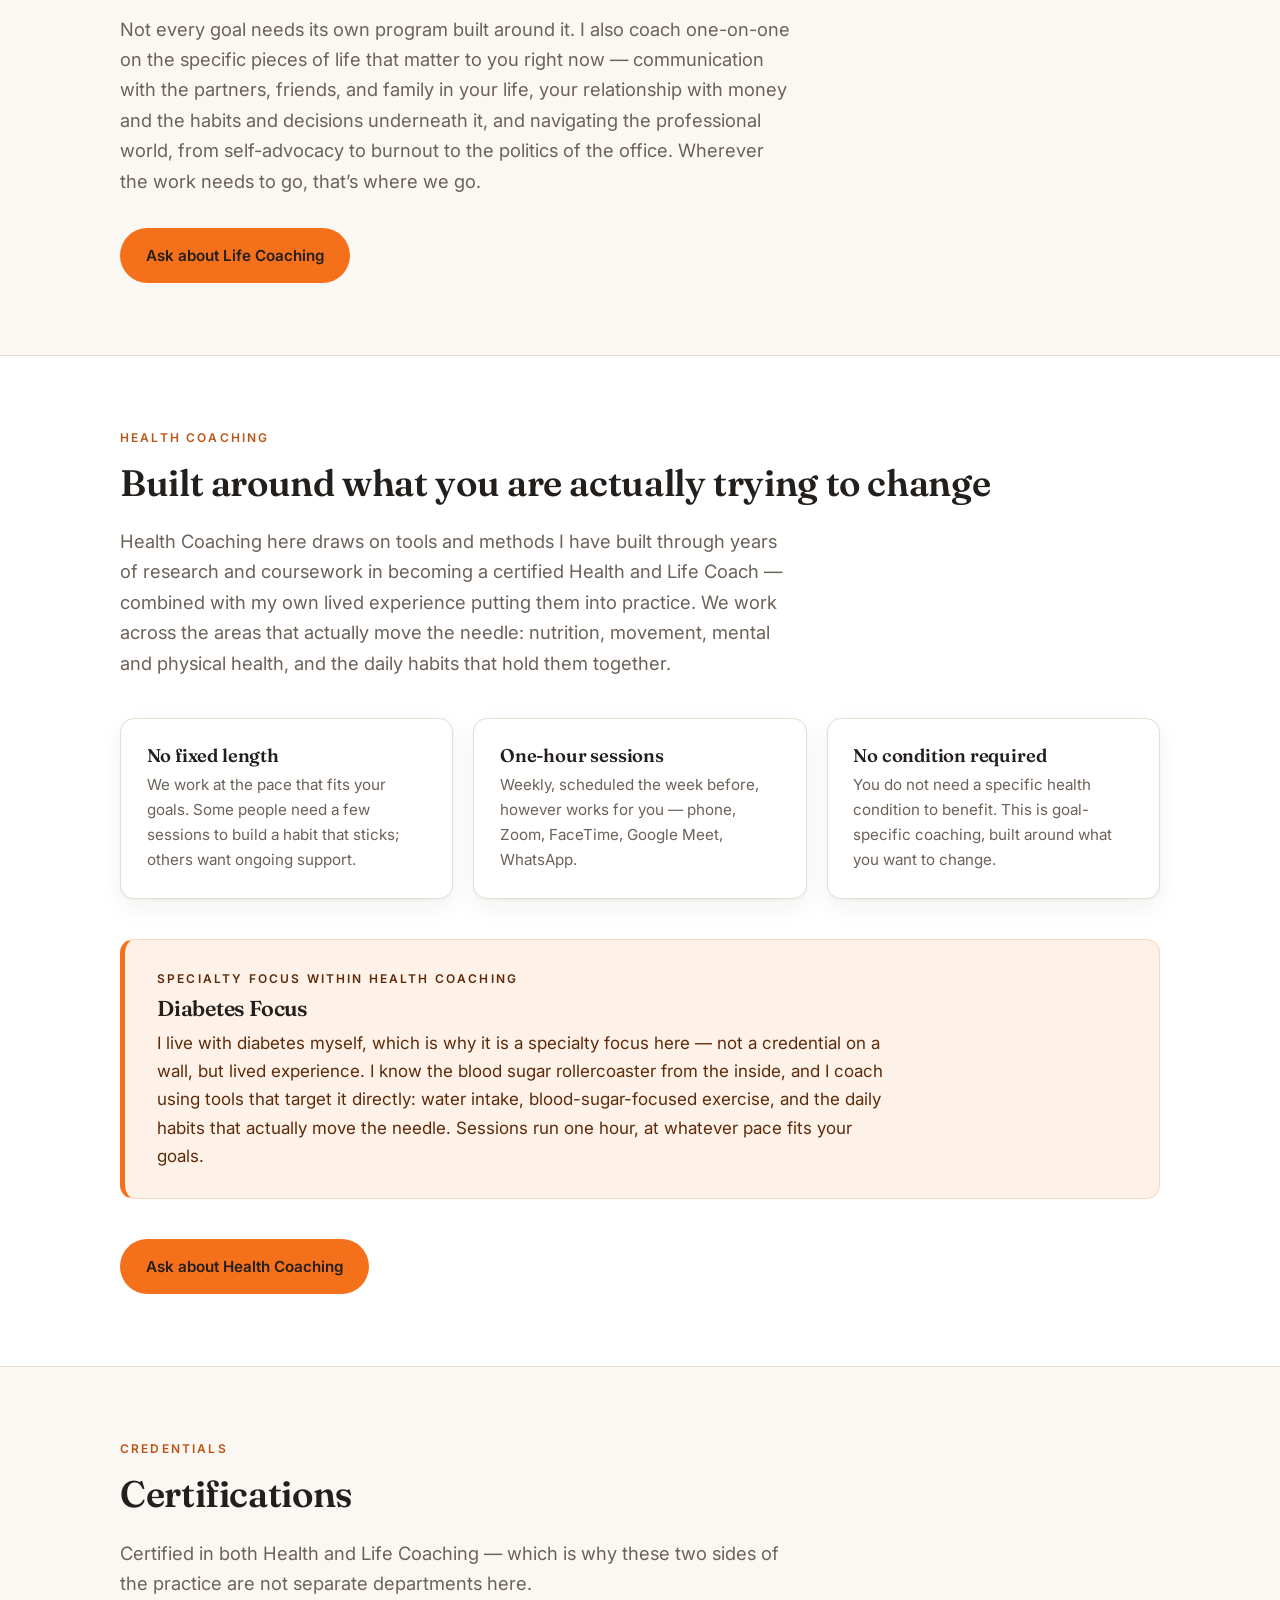
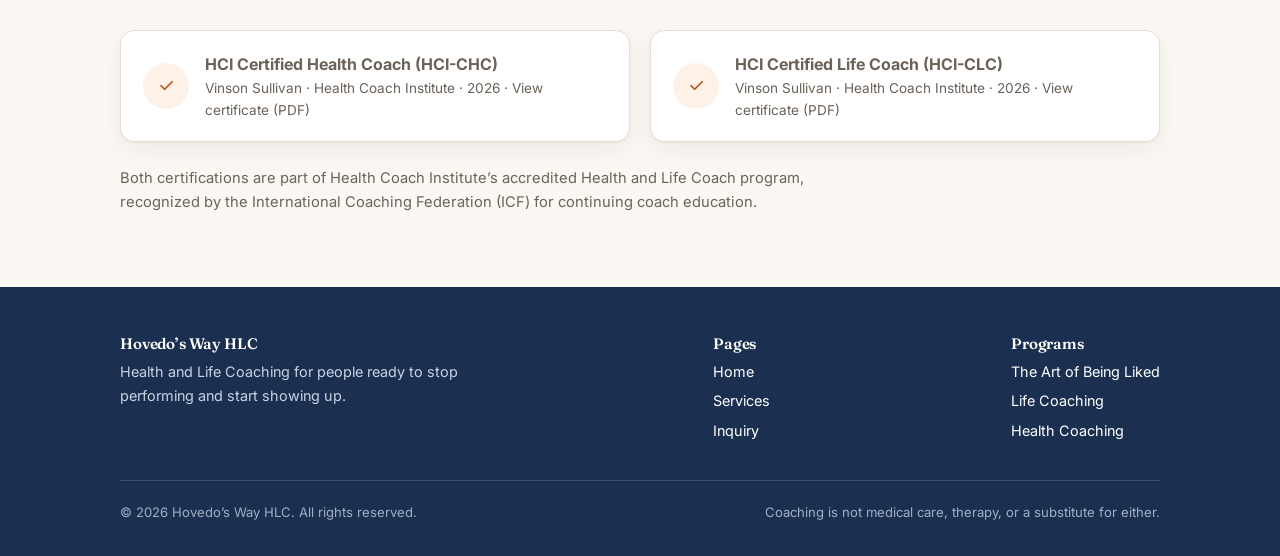
<file: public/services.html>
<!DOCTYPE html>
<html lang="en">
<head>
  <meta charset="utf-8">
  <meta name="viewport" content="width=device-width, initial-scale=1">
  <title>Services &mdash; Hovedo&rsquo;s Way Health &amp; Life Coaching</title>
  <meta name="description" content="The Art of Being Liked: a 12-week Life Coaching program. Plus General Life Coaching and Health Coaching across nutrition, movement and daily habits, with a Diabetes Focus.">
  <meta name="theme-color" content="#f4701b">

  <!-- Link previews. Without an explicit og:image, scrapers pick the largest
       image on the page - which would be the headshot. -->
  <meta property="og:type" content="website">
  <meta property="og:site_name" content="Hovedo&rsquo;s Way HLC">
  <meta property="og:title" content="Services &mdash; Hovedo&rsquo;s Way Health &amp; Life Coaching">
  <meta property="og:description" content="The Art of Being Liked: a 12-week Life Coaching program. Plus General Life Coaching and Health Coaching, with a Diabetes Focus.">
  <meta property="og:image" content="/assets/og-image.jpg">
  <meta property="og:image:width" content="1200">
  <meta property="og:image:height" content="630">
  <meta name="twitter:card" content="summary_large_image">
  <link rel="preconnect" href="https://fonts.googleapis.com">
  <link rel="preconnect" href="https://fonts.gstatic.com" crossorigin>
  <link href="https://fonts.googleapis.com/css2?family=Fraunces:opsz,wght@9..144,500;9..144,600;9..144,700&family=Inter:wght@400;500;600&display=swap" rel="stylesheet">
  <link rel="icon" type="image/png" href="assets/mark.png">
  <link rel="stylesheet" href="style.css">
</head>
<body>

  <header class="site-header">
    <div class="wrap">
      <a class="logo" href="index.html">
        <img src="assets/logo.svg" alt="Hovedo&rsquo;s Way Health &amp; Life Coaching">
      </a>
      <button class="nav-toggle" aria-expanded="false" aria-controls="site-nav">Menu</button>
      <nav class="site-nav" id="site-nav">
        <ul>
          <li><a href="index.html">Home</a></li>
          <li><a href="services.html" aria-current="page">Services</a></li>
          <li><a href="inquiry.html">Inquiry</a></li>
        </ul>
      </nav>
    </div>
  </header>

  <main>

    <section class="hero" style="padding-bottom:3rem">
      <div class="wrap">
        <p class="eyebrow">Services</p>
        <h1>Programs built on lived experience.</h1>
        <p class="lede">
          A Life Coaching program of my own design, one-on-one Life Coaching on whatever
          matters most to you right now, and Health Coaching across nutrition, movement, and
          the daily habits that hold them together &mdash; including a Diabetes Focus.
          Pricing is by inquiry, because the right fit matters more than a price list.
        </p>
      </div>
    </section>

    <!-- ===================== THE ART OF BEING LIKED ===================== -->

    <section id="art-of-being-liked" class="alt">
      <div class="wrap">
        <p class="eyebrow">Life Coaching &middot; My own program</p>
        <h2>The Art of Being Liked</h2>
        <p style="font-family:var(--font-display);font-size:1.25rem;color:var(--brand-deep);margin-top:-.3rem">
          by YOURSELF and others
        </p>

        <blockquote class="pull">
          Likability is what happens when you stop performing for approval. Learning to
          like yourself is the prerequisite to being genuinely liked by others.
        </blockquote>

        <p class="lede" style="margin-bottom:3rem">
          Twelve weeks, three phases. It moves deliberately &mdash; you spend the first
          month entirely on your relationship with yourself before we touch anything
          relational, because the second half does not hold without the first.
        </p>

        <!-- Phase 1 -->
        <div class="phase">
          <div class="phase-head">
            <p class="weeks">Phase One &middot; Weeks 1&ndash;4</p>
            <h3>By Yourself &mdash; Seeing &amp; Accepting</h3>
          </div>
          <p class="lede" style="margin-bottom:1.5rem">
            The foundation. You learn to see yourself clearly, name your patterns, own them
            without shame, and make peace with what you find. Nothing here is about other
            people yet &mdash; this is the YOURSELF the title capitalizes.
          </p>
          <div class="grid grid-2">
            <article class="week">
              <span class="num">Week 01</span>
              <h4>Self Reflection</h4>
              <p>Build an honest baseline picture of your relationship with yourself before any change work begins. We start by noticing, not fixing.</p>
            </article>
            <article class="week">
              <span class="num">Week 02</span>
              <h4>Identification</h4>
              <p>Move from general seeing to specific naming. You identify your recurring approval-seeking loops &mdash; and locate the fear underneath them.</p>
            </article>
            <article class="week">
              <span class="num">Week 03</span>
              <h4>Admission</h4>
              <p>Own what you have seen, without judgment or shame. The pivot from observing a pattern to honestly saying: yes, this is mine.</p>
            </article>
            <article class="week">
              <span class="num">Week 04</span>
              <h4>Self Acceptance</h4>
              <p>Make peace with what has been seen and admitted. Self-compassion becomes the emotional ground everything after this is built on.</p>
            </article>
          </div>
        </div>

        <!-- Phase 2 -->
        <div class="phase">
          <div class="phase-head">
            <p class="weeks">Phase Two &middot; Weeks 5&ndash;11</p>
            <h3>And Others &mdash; Showing Up &amp; Connecting</h3>
          </div>
          <p class="lede" style="margin-bottom:1.5rem">
            You take the self you have accepted and bring it into contact with other people:
            expressing it honestly, anchoring it in values, and building the relational
            skills that make connection possible without self-abandonment.
          </p>
          <div class="grid grid-2">
            <article class="week">
              <span class="num">Week 05</span>
              <h4>Authentic Self-Expression</h4>
              <p>Begin saying what is true &mdash; your desires, opinions and feelings &mdash; without pre-editing every sentence for approval.</p>
            </article>
            <article class="week">
              <span class="num">Week 06</span>
              <h4>Values &amp; Identity</h4>
              <p>Anchor your expression in something steadier than mood: your values and your chosen identity. This is what makes likability self-sourced.</p>
            </article>
            <article class="week">
              <span class="num">Week 07</span>
              <h4>Presence &amp; Attention</h4>
              <p>Shift from self-focus to genuine presence with others. Being with people without performing &mdash; attention itself becomes the connective skill.</p>
            </article>
            <article class="week">
              <span class="num">Week 08</span>
              <h4>Empathy &amp; Attunement</h4>
              <p>Get onto another person&rsquo;s map and make them feel genuinely understood. The relational heart of being liked by others.</p>
            </article>
            <article class="week">
              <span class="num">Week 09</span>
              <h4>Boundaries</h4>
              <p>The people-pleaser antidote. Holding your own line is the proof that connection no longer requires abandoning yourself.</p>
            </article>
            <article class="week">
              <span class="num">Week 10</span>
              <h4>Resilience to Disapproval</h4>
              <p>Non-neediness. You build tolerance for being disliked, which frees likability to become a byproduct rather than a goal.</p>
            </article>
            <article class="week">
              <span class="num">Week 11</span>
              <h4>Integration &amp; Habit Anchoring</h4>
              <p>Turn ten weeks of practice into durable habits. This is where change stops depending on motivation and starts running on its own.</p>
            </article>
          </div>
        </div>

        <!-- Phase 3 -->
        <div class="phase" style="margin-bottom:0">
          <div class="phase-head">
            <p class="weeks">Phase Three &middot; Week 12</p>
            <h3>The Return</h3>
          </div>
          <div class="grid grid-2">
            <article class="week">
              <span class="num">Week 12</span>
              <h4>Renewed Self Acceptance</h4>
              <p>Close the spiral. You return to self-acceptance enriched by the whole journey &mdash; same ground, new altitude &mdash; with an ongoing practice that carries the work past the program.</p>
            </article>
          </div>
        </div>

        <div class="btn-row" style="margin-top:2.5rem">
          <a class="btn btn-primary" href="inquiry.html">Ask about this program</a>
        </div>
      </div>
    </section>

    <!-- ===================== GENERAL LIFE COACHING ===================== -->

    <section id="general-life-coaching">
      <div class="wrap">
        <p class="eyebrow">Life Coaching</p>
        <h2>General Life Coaching</h2>
        <p class="lede">
          Not every goal needs its own program built around it. I also coach one-on-one on
          the specific pieces of life that matter to you right now &mdash; communication with
          the partners, friends, and family in your life, your relationship with money and
          the habits and decisions underneath it, and navigating the professional world, from
          self-advocacy to burnout to the politics of the office. Wherever the work needs to
          go, that&rsquo;s where we go.
        </p>

        <div class="btn-row" style="margin-top:2rem">
          <a class="btn btn-primary" href="inquiry.html">Ask about Life Coaching</a>
        </div>
      </div>
    </section>

    <!-- ===================== HEALTH COACHING (diabetes nested inside) ===================== -->

    <section id="health-coaching" class="alt">
      <div class="wrap">
        <p class="eyebrow">Health Coaching</p>
        <h2>Built around what you are actually trying to change</h2>

        <p class="lede">
          Health Coaching here draws on tools and methods I have built through years of
          research and coursework in becoming a certified Health and Life Coach &mdash;
          combined with my own lived experience putting them into practice. We work across
          the areas that actually move the needle: nutrition, movement, mental and physical
          health, and the daily habits that hold them together.
        </p>

        <div class="grid grid-3" style="margin-top:2.5rem">
          <article class="card">
            <h3>No fixed length</h3>
            <p>We work at the pace that fits your goals. Some people need a few sessions to build a habit that sticks; others want ongoing support.</p>
          </article>
          <article class="card">
            <h3>One-hour sessions</h3>
            <p>Weekly, scheduled the week before, however works for you &mdash; phone, Zoom, FaceTime, Google Meet, WhatsApp.</p>
          </article>
          <article class="card">
            <h3>No condition required</h3>
            <p>You do not need a specific health condition to benefit. This is goal-specific coaching, built around what you want to change.</p>
          </article>
        </div>

        <!-- Diabetes Focus: a specialty lens within Health Coaching, not a separate track -->
        <aside class="specialty" id="diabetes-focus">
          <p class="eyebrow" style="margin-bottom:.5rem">Specialty Focus Within Health Coaching</p>
          <h3>Diabetes Focus</h3>
          <p>
            I live with diabetes myself, which is why it is a specialty focus here &mdash;
            not a credential on a wall, but lived experience. I know the blood sugar
            rollercoaster from the inside, and I coach using tools that target it directly:
            water intake, blood-sugar-focused exercise, and the daily habits that actually
            move the needle. Sessions run one hour, at whatever pace fits your goals.
          </p>
        </aside>

        <div class="btn-row" style="margin-top:2.5rem">
          <a class="btn btn-primary" href="inquiry.html">Ask about Health Coaching</a>
        </div>
      </div>
    </section>

    <!-- ===================== CREDENTIALS ===================== -->

    <section id="credentials">
      <div class="wrap">
        <p class="eyebrow">Credentials</p>
        <h2>Certifications</h2>
        <p class="lede" style="margin-bottom:2rem">
          Certified in both Health and Life Coaching &mdash; which is why these two sides of
          the practice are not separate departments here.
        </p>

        <div class="grid grid-2">
          <a class="cert" href="assets/certificates/health-coach-certification.pdf" target="_blank" rel="noopener">
            <span class="seal" aria-hidden="true">&#10003;</span>
            <span>
              <strong>HCI Certified Health Coach (HCI-CHC)</strong>
              <span>Vinson Sullivan &middot; Health Coach Institute &middot; 2026 &middot; View certificate (PDF)</span>
            </span>
          </a>
          <a class="cert" href="assets/certificates/life-coach-certification.pdf" target="_blank" rel="noopener">
            <span class="seal" aria-hidden="true">&#10003;</span>
            <span>
              <strong>HCI Certified Life Coach (HCI-CLC)</strong>
              <span>Vinson Sullivan &middot; Health Coach Institute &middot; 2026 &middot; View certificate (PDF)</span>
            </span>
          </a>
        </div>

        <p style="margin-top:1.5rem;font-size:.92rem;color:var(--muted);max-width:46rem">
          Both certifications are part of Health Coach Institute&rsquo;s accredited Health and
          Life Coach program, recognized by the International Coaching Federation (ICF) for
          continuing coach education.
        </p>
      </div>
    </section>

  </main>

  <footer class="site-footer">
    <div class="wrap">
      <div class="cols">
        <div>
          <h4>Hovedo&rsquo;s Way HLC</h4>
          <p style="max-width:22rem">Health and Life Coaching for people ready to stop performing and start showing up.</p>
        </div>
        <div>
          <h4>Pages</h4>
          <ul>
            <li><a href="index.html">Home</a></li>
            <li><a href="services.html">Services</a></li>
            <li><a href="inquiry.html">Inquiry</a></li>
          </ul>
        </div>
        <div>
          <h4>Programs</h4>
          <ul>
            <li><a href="services.html#art-of-being-liked">The Art of Being Liked</a></li>
            <li><a href="services.html#general-life-coaching">Life Coaching</a></li>
            <li><a href="services.html#health-coaching">Health Coaching</a></li>
          </ul>
        </div>
      </div>
      <div class="legal">
        <span>&copy; <span id="year"></span> Hovedo&rsquo;s Way HLC. All rights reserved.</span>
        <span>Coaching is not medical care, therapy, or a substitute for either.</span>
      </div>
    </div>
  </footer>

  <script src="script.js"></script>
</body>
</html>
</file>
<file: style.css>
/* ==========================================================================
   Hovedo's Way HLC - design system
   Brand orange #f4701b - vivid Goku-gi orange, same hue family as the
   original Illustrator #cd5d17 but far more saturated.
   Fonts are a PROPOSAL (Fraunces + Inter) - easy to swap.
   ========================================================================== */

:root {
  --brand: #f4701b;          /* identity: logo arrow, rules, borders */
  --brand-deep: #b95515;     /* links + eyebrows, 4.5:1 on page bg */
  --brand-hover: #e26410;    /* button hover, one notch deeper */
  --brand-solid: #be5715;    /* reserved: brand hue deep enough for white text */
  --brand-tint: #fef1e8;

  --navy: #1b3050;
  --navy-soft: #2f4a70;
  --navy-tint: #eef2f8;

  --bg: #fbf8f4;
  --surface: #ffffff;
  --ink: #221f1c;
  --muted: #6b6259;
  --rule: #e7ded3;

  --wrap: 68rem;
  --radius: 14px;
  --shadow: 0 1px 2px rgba(34, 31, 28, .05), 0 8px 24px rgba(34, 31, 28, .06);

  --font-display: "Fraunces", Georgia, "Times New Roman", serif;
  --font-body: "Inter", system-ui, -apple-system, "Segoe UI", sans-serif;
}

* { box-sizing: border-box; }

html { scroll-behavior: smooth; }

body {
  margin: 0;
  background: var(--bg);
  color: var(--ink);
  font-family: var(--font-body);
  font-size: 17px;
  line-height: 1.65;
  -webkit-font-smoothing: antialiased;
}

h1, h2, h3, h4 {
  font-family: var(--font-display);
  font-weight: 600;
  line-height: 1.15;
  margin: 0 0 .6em;
  letter-spacing: -0.01em;
}

h1 { font-size: clamp(2.1rem, 5vw, 3.4rem); }
h2 { font-size: clamp(1.6rem, 3.4vw, 2.3rem); }
h3 { font-size: 1.15rem; }

p { margin: 0 0 1.1em; }
p:last-child { margin-bottom: 0; }

a { color: var(--brand-deep); }
a:hover { color: var(--brand); }

.wrap {
  width: 100%;
  max-width: var(--wrap);
  margin: 0 auto;
  padding: 0 1.5rem;
}

.lede {
  font-size: 1.15rem;
  color: var(--muted);
  max-width: 42rem;
}

.eyebrow {
  font-size: .75rem;
  font-weight: 600;
  letter-spacing: .18em;
  text-transform: uppercase;
  color: var(--brand-deep);
  margin: 0 0 .9rem;
}

/* --- Header / nav ---------------------------------------------------- */

.site-header {
  position: sticky;
  top: 0;
  z-index: 50;
  background: rgba(251, 248, 244, .92);
  backdrop-filter: blur(8px);
  border-bottom: 1px solid var(--rule);
}

.site-header .wrap {
  display: flex;
  align-items: center;
  justify-content: space-between;
  gap: 1rem;
  min-height: 88px;
  position: relative;
}

.logo img {
  display: block;
  height: clamp(48px, 5.2vw, 60px);
  width: auto;
}

.nav-toggle {
  display: none;
  background: none;
  border: 1px solid var(--rule);
  border-radius: 8px;
  padding: .5rem .7rem;
  font: inherit;
  font-size: .9rem;
  cursor: pointer;
  color: var(--ink);
}

.site-nav ul {
  display: flex;
  gap: 2rem;
  list-style: none;
  margin: 0;
  padding: 0;
}

.site-nav a {
  color: var(--ink);
  text-decoration: none;
  font-size: .95rem;
  font-weight: 500;
  padding: .35rem 0;
  border-bottom: 2px solid transparent;
}

.site-nav a:hover { color: var(--brand-deep); }
.site-nav a[aria-current="page"] {
  color: var(--brand-deep);
  border-bottom-color: var(--brand);
}

@media (max-width: 720px) {
  .nav-toggle { display: block; }
  .site-nav {
    display: none;
    position: absolute;
    top: 100%;
    left: 0;
    right: 0;
    background: var(--surface);
    border-bottom: 1px solid var(--rule);
    box-shadow: var(--shadow);
  }
  .site-nav.open { display: block; }
  .site-nav ul { flex-direction: column; gap: 0; padding: .5rem 1.5rem 1rem; }
  .site-nav li { border-top: 1px solid var(--rule); }
  .site-nav li:first-child { border-top: none; }
  .site-nav a { display: block; padding: .85rem 0; border-bottom: none; }
}

/* --- Sections -------------------------------------------------------- */

section { padding: 4.5rem 0; }
section.tight { padding: 3rem 0; }
section.alt { background: var(--surface); border-block: 1px solid var(--rule); }

.hero {
  padding: 5.5rem 0 4.5rem;
  background:
    radial-gradient(ellipse 70% 60% at 15% 0%, var(--brand-tint) 0%, transparent 65%),
    radial-gradient(ellipse 60% 50% at 100% 20%, var(--navy-tint) 0%, transparent 60%);
}

.hero h1 { max-width: 20ch; }
.hero .lede { margin-bottom: 2rem; }

/* --- Buttons --------------------------------------------------------- */

.btn {
  display: inline-block;
  padding: .8rem 1.5rem;
  border-radius: 999px;
  font-weight: 600;
  font-size: .95rem;
  text-decoration: none;
  border: 2px solid transparent;
  cursor: pointer;
  transition: background-color .15s, color .15s, border-color .15s;
}

/* Dark ink on the full-strength brand orange reads at 5.6:1 - better than
   white on a deepened orange (4.6:1), and it keeps the colour vivid. */
.btn-primary { background: var(--brand); color: var(--ink); }
.btn-primary:hover { background: var(--brand-hover); color: var(--ink); }

.btn-secondary { border-color: var(--navy); color: var(--navy); background: transparent; }
.btn-secondary:hover { background: var(--navy); color: #fff; }

.btn-row { display: flex; flex-wrap: wrap; gap: .8rem; }

/* --- Cards / grids --------------------------------------------------- */

.grid { display: grid; gap: 1.25rem; }
.grid-2 { grid-template-columns: repeat(auto-fit, minmax(19rem, 1fr)); }
.grid-3 { grid-template-columns: repeat(auto-fit, minmax(15rem, 1fr)); }

.card {
  background: var(--surface);
  border: 1px solid var(--rule);
  border-radius: var(--radius);
  padding: 1.6rem;
  box-shadow: var(--shadow);
}

.card h3 { margin-bottom: .4rem; }
.card p { color: var(--muted); font-size: .95rem; }

/* The flagship programme: same card, given rank by a brand rule and a
   larger heading, so it leads without shouting. */
.card-feature {
  border-top: 4px solid var(--brand);
  padding-top: 1.9rem;
}

.card-feature h3 { font-size: 1.5rem; }
.card-feature > p:nth-of-type(2) { font-size: 1.02rem; }

.benefit .icon {
  width: 40px; height: 40px;
  display: grid; place-items: center;
  border-radius: 10px;
  background: var(--brand-tint);
  color: var(--brand-deep);
  font-family: var(--font-display);
  font-weight: 700;
  margin-bottom: .9rem;
}

/* --- Program phases -------------------------------------------------- */

.phase { margin-bottom: 3rem; }

.phase-head {
  border-left: 4px solid var(--brand);
  padding-left: 1.1rem;
  margin-bottom: 1.5rem;
}

.phase-head h3 {
  font-size: 1.5rem;
  margin-bottom: .25rem;
}

.phase-head .weeks {
  font-size: .8rem;
  letter-spacing: .12em;
  text-transform: uppercase;
  color: var(--brand-deep);
  font-weight: 600;
}

.week {
  background: var(--surface);
  border: 1px solid var(--rule);
  border-radius: var(--radius);
  padding: 1.3rem 1.4rem;
}

.week .num {
  font-family: var(--font-display);
  font-size: .8rem;
  font-weight: 700;
  letter-spacing: .1em;
  text-transform: uppercase;
  color: var(--brand);
  display: block;
  margin-bottom: .3rem;
}

.week h4 { font-size: 1.05rem; margin-bottom: .45rem; }
.week p { font-size: .92rem; color: var(--muted); margin: 0; }

/* --- Bio -------------------------------------------------------------
   Single column for now. When a headshot arrives, .bio-layout can wrap
   this in a two-column grid without touching the copy. */

.bio {
  max-width: 44rem;
}

.bio p {
  font-size: 1.05rem;
}

.bio-heading {
  font-size: 1.4rem;
  margin: 2.5rem 0 .9rem;
  padding-top: 1.6rem;
  border-top: 1px solid var(--rule);
  max-width: 44rem;
}

/* --- Specialty callout (a focus nested inside an offering) ----------- */

.specialty {
  margin-top: 2.5rem;
  padding: 1.8rem 2rem;
  background: var(--brand-tint);
  border: 1px solid #fcd4bb;
  border-left: 5px solid var(--brand);
  border-radius: var(--radius);
}

.specialty h3 {
  font-size: 1.35rem;
  margin-bottom: .5rem;
}

.specialty p {
  margin: 0;
  color: #5d2b0a;
  max-width: 46rem;
}

/* --- Pull quote ------------------------------------------------------ */

.pull {
  border-left: 4px solid var(--brand);
  padding: .4rem 0 .4rem 1.4rem;
  margin: 0 0 2.5rem;
  font-family: var(--font-display);
  font-size: clamp(1.15rem, 2.4vw, 1.5rem);
  line-height: 1.45;
  color: var(--navy);
  max-width: 46rem;
}

/* --- Credentials ----------------------------------------------------- */

.cert {
  display: flex;
  align-items: center;
  gap: 1rem;
  background: var(--surface);
  border: 1px solid var(--rule);
  border-radius: var(--radius);
  padding: 1.2rem 1.4rem;
  text-decoration: none;
  color: inherit;
  box-shadow: var(--shadow);
}

.cert:hover { border-color: var(--brand); }
.cert .seal {
  flex: none;
  width: 46px; height: 46px;
  display: grid; place-items: center;
  border-radius: 50%;
  background: var(--brand-tint);
  color: var(--brand-deep);
  font-size: 1.2rem;
}
.cert strong { display: block; font-size: 1rem; }
.cert span { font-size: .85rem; color: var(--muted); }

/* --- FAQ ------------------------------------------------------------- */

.faq details {
  background: var(--surface);
  border: 1px solid var(--rule);
  border-radius: var(--radius);
  padding: 1.05rem 1.3rem;
  margin-bottom: .7rem;
}

.faq summary {
  cursor: pointer;
  font-weight: 600;
  font-size: 1rem;
  list-style: none;
  display: flex;
  justify-content: space-between;
  gap: 1rem;
  align-items: center;
}

.faq summary::-webkit-details-marker { display: none; }
.faq summary::after {
  content: "+";
  color: var(--brand);
  font-size: 1.4rem;
  line-height: 1;
  flex: none;
}
.faq details[open] summary::after { content: "\2212"; }
.faq details[open] summary { margin-bottom: .7rem; }
.faq details p { color: var(--muted); font-size: .95rem; }

/* --- Form ------------------------------------------------------------ */

.form-field { margin-bottom: 1.1rem; }
.form-field label {
  display: block;
  font-size: .9rem;
  font-weight: 600;
  margin-bottom: .35rem;
}
.form-field input,
.form-field select,
.form-field textarea {
  width: 100%;
  padding: .7rem .85rem;
  font: inherit;
  font-size: .95rem;
  color: var(--ink);
  background: var(--surface);
  border: 1px solid var(--rule);
  border-radius: 10px;
}
.form-field input:focus,
.form-field select:focus,
.form-field textarea:focus {
  outline: 2px solid var(--brand);
  outline-offset: 1px;
  border-color: var(--brand);
}
.form-note {
  font-size: .85rem;
  color: var(--muted);
  background: var(--navy-tint);
  border-radius: 10px;
  padding: .8rem 1rem;
  margin-bottom: 1.2rem;
}

/* Honeypot: off-screen for people, irresistible to bots. */
.hp {
  position: absolute !important;
  width: 1px;
  height: 1px;
  padding: 0;
  margin: -1px;
  overflow: hidden;
  clip: rect(0 0 0 0);
  white-space: nowrap;
  border: 0;
}

.form-status {
  margin: 1rem 0 0;
  font-size: .92rem;
  min-height: 1.2em;
}
.form-status:empty { margin: 0; }
.form-status.is-error { color: #a3341f; font-weight: 500; }
.form-status.is-success {
  color: #1d6b3f;
  font-weight: 600;
  background: #e8f5ec;
  border-radius: 10px;
  padding: .8rem 1rem;
}

/* --- Draft callout (remove before launch) ---------------------------- */

.todo {
  border: 1px dashed var(--brand);
  background: var(--brand-tint);
  border-radius: var(--radius);
  padding: 1.1rem 1.3rem;
  font-size: .9rem;
  color: var(--brand-deep);
}
/* Only the leading label is a block; inline emphasis inside stays inline. */
.todo > strong:first-child { display: block; margin-bottom: .3rem; letter-spacing: .04em; }
.todo code {
  background: rgba(144, 76, 8, .1);
  padding: .1em .35em;
  border-radius: 4px;
  font-size: .92em;
}

/* --- Footer ---------------------------------------------------------- */

.site-footer {
  background: var(--navy);
  color: #c8d3e4;
  padding: 3rem 0 2rem;
  font-size: .9rem;
}
.site-footer a { color: #fff; text-decoration: none; }
.site-footer a:hover { text-decoration: underline; }
.site-footer .cols {
  display: flex;
  flex-wrap: wrap;
  gap: 2rem;
  justify-content: space-between;
  margin-bottom: 2rem;
}
.site-footer h4 { color: #fff; font-size: .95rem; margin-bottom: .5rem; }
.site-footer ul { list-style: none; margin: 0; padding: 0; }
.site-footer li { margin-bottom: .35rem; }
.site-footer .legal {
  border-top: 1px solid rgba(255, 255, 255, .15);
  padding-top: 1.3rem;
  display: flex;
  flex-wrap: wrap;
  gap: .5rem 1.5rem;
  justify-content: space-between;
  font-size: .82rem;
  color: #9fb0c6;
}

@media (prefers-reduced-motion: reduce) {
  html { scroll-behavior: auto; }
  * { transition: none !important; }
}
</file>
<file: public/style.css>
/* ==========================================================================
   Hovedo's Way HLC - design system
   Brand orange #f4701b - vivid Goku-gi orange, same hue family as the
   original Illustrator #cd5d17 but far more saturated.
   Fonts are a PROPOSAL (Fraunces + Inter) - easy to swap.
   ========================================================================== */

:root {
  --brand: #f4701b;          /* identity: logo arrow, rules, borders */
  --brand-deep: #b95515;     /* links + eyebrows, 4.5:1 on page bg */
  --brand-hover: #e26410;    /* button hover, one notch deeper */
  --brand-solid: #be5715;    /* reserved: brand hue deep enough for white text */
  --brand-tint: #fef1e8;

  --navy: #1b3050;
  --navy-soft: #2f4a70;
  --navy-tint: #eef2f8;

  --bg: #fbf8f4;
  --surface: #ffffff;
  --ink: #221f1c;
  --muted: #6b6259;
  --rule: #e7ded3;

  --wrap: 68rem;
  --radius: 14px;
  --shadow: 0 1px 2px rgba(34, 31, 28, .05), 0 8px 24px rgba(34, 31, 28, .06);

  --font-display: "Fraunces", Georgia, "Times New Roman", serif;
  --font-body: "Inter", system-ui, -apple-system, "Segoe UI", sans-serif;
}

* { box-sizing: border-box; }

html { scroll-behavior: smooth; }

body {
  margin: 0;
  background: var(--bg);
  color: var(--ink);
  font-family: var(--font-body);
  font-size: 17px;
  line-height: 1.65;
  -webkit-font-smoothing: antialiased;
}

h1, h2, h3, h4 {
  font-family: var(--font-display);
  font-weight: 600;
  line-height: 1.15;
  margin: 0 0 .6em;
  letter-spacing: -0.01em;
}

h1 { font-size: clamp(2.1rem, 5vw, 3.4rem); }
h2 { font-size: clamp(1.6rem, 3.4vw, 2.3rem); }
h3 { font-size: 1.15rem; }

p { margin: 0 0 1.1em; }
p:last-child { margin-bottom: 0; }

a { color: var(--brand-deep); }
a:hover { color: var(--brand); }

.wrap {
  width: 100%;
  max-width: var(--wrap);
  margin: 0 auto;
  padding: 0 1.5rem;
}

.lede {
  font-size: 1.15rem;
  color: var(--muted);
  max-width: 42rem;
}

.eyebrow {
  font-size: .75rem;
  font-weight: 600;
  letter-spacing: .18em;
  text-transform: uppercase;
  color: var(--brand-deep);
  margin: 0 0 .9rem;
}

/* --- Header / nav ---------------------------------------------------- */

.site-header {
  position: sticky;
  top: 0;
  z-index: 50;
  background: rgba(251, 248, 244, .92);
  backdrop-filter: blur(8px);
  border-bottom: 1px solid var(--rule);
}

.site-header .wrap {
  display: flex;
  align-items: center;
  justify-content: space-between;
  gap: 1rem;
  min-height: 88px;
  position: relative;
}

.logo img {
  display: block;
  height: clamp(48px, 5.2vw, 60px);
  width: auto;
}

.nav-toggle {
  display: none;
  background: none;
  border: 1px solid var(--rule);
  border-radius: 8px;
  padding: .5rem .7rem;
  font: inherit;
  font-size: .9rem;
  cursor: pointer;
  color: var(--ink);
}

.site-nav ul {
  display: flex;
  gap: 2rem;
  list-style: none;
  margin: 0;
  padding: 0;
}

.site-nav a {
  color: var(--ink);
  text-decoration: none;
  font-size: .95rem;
  font-weight: 500;
  padding: .35rem 0;
  border-bottom: 2px solid transparent;
}

.site-nav a:hover { color: var(--brand-deep); }
.site-nav a[aria-current="page"] {
  color: var(--brand-deep);
  border-bottom-color: var(--brand);
}

@media (max-width: 720px) {
  .nav-toggle { display: block; }
  .site-nav {
    display: none;
    position: absolute;
    top: 100%;
    left: 0;
    right: 0;
    background: var(--surface);
    border-bottom: 1px solid var(--rule);
    box-shadow: var(--shadow);
  }
  .site-nav.open { display: block; }
  .site-nav ul { flex-direction: column; gap: 0; padding: .5rem 1.5rem 1rem; }
  .site-nav li { border-top: 1px solid var(--rule); }
  .site-nav li:first-child { border-top: none; }
  .site-nav a { display: block; padding: .85rem 0; border-bottom: none; }
}

/* --- Sections -------------------------------------------------------- */

section { padding: 4.5rem 0; }
section.tight { padding: 3rem 0; }
section.alt { background: var(--surface); border-block: 1px solid var(--rule); }

.hero {
  padding: 5.5rem 0 4.5rem;
  background:
    radial-gradient(ellipse 70% 60% at 15% 0%, var(--brand-tint) 0%, transparent 65%),
    radial-gradient(ellipse 60% 50% at 100% 20%, var(--navy-tint) 0%, transparent 60%);
}

.hero h1 { max-width: 20ch; }
.hero .lede { margin-bottom: 2rem; }

/* --- Buttons --------------------------------------------------------- */

.btn {
  display: inline-block;
  padding: .8rem 1.5rem;
  border-radius: 999px;
  font-weight: 600;
  font-size: .95rem;
  text-decoration: none;
  border: 2px solid transparent;
  cursor: pointer;
  transition: background-color .15s, color .15s, border-color .15s;
}

/* Dark ink on the full-strength brand orange reads at 5.6:1 - better than
   white on a deepened orange (4.6:1), and it keeps the colour vivid. */
.btn-primary { background: var(--brand); color: var(--ink); }
.btn-primary:hover { background: var(--brand-hover); color: var(--ink); }

.btn-secondary { border-color: var(--navy); color: var(--navy); background: transparent; }
.btn-secondary:hover { background: var(--navy); color: #fff; }

.btn-row { display: flex; flex-wrap: wrap; gap: .8rem; }

/* --- Cards / grids --------------------------------------------------- */

.grid { display: grid; gap: 1.25rem; }
.grid-2 { grid-template-columns: repeat(auto-fit, minmax(19rem, 1fr)); }
.grid-3 { grid-template-columns: repeat(auto-fit, minmax(15rem, 1fr)); }

.card {
  background: var(--surface);
  border: 1px solid var(--rule);
  border-radius: var(--radius);
  padding: 1.6rem;
  box-shadow: var(--shadow);
}

.card h3 { margin-bottom: .4rem; }
.card p { color: var(--muted); font-size: .95rem; }

/* The flagship programme: same card, given rank by a brand rule and a
   larger heading, so it leads without shouting. */
.card-feature {
  border-top: 4px solid var(--brand);
  padding-top: 1.9rem;
}

.card-feature h3 { font-size: 1.5rem; }
.card-feature > p:nth-of-type(2) { font-size: 1.02rem; }

.benefit .icon {
  width: 40px; height: 40px;
  display: grid; place-items: center;
  border-radius: 10px;
  background: var(--brand-tint);
  color: var(--brand-deep);
  font-family: var(--font-display);
  font-weight: 700;
  margin-bottom: .9rem;
}

/* --- Program phases -------------------------------------------------- */

.phase { margin-bottom: 3rem; }

.phase-head {
  border-left: 4px solid var(--brand);
  padding-left: 1.1rem;
  margin-bottom: 1.5rem;
}

.phase-head h3 {
  font-size: 1.5rem;
  margin-bottom: .25rem;
}

.phase-head .weeks {
  font-size: .8rem;
  letter-spacing: .12em;
  text-transform: uppercase;
  color: var(--brand-deep);
  font-weight: 600;
}

.week {
  background: var(--surface);
  border: 1px solid var(--rule);
  border-radius: var(--radius);
  padding: 1.3rem 1.4rem;
}

.week .num {
  font-family: var(--font-display);
  font-size: .8rem;
  font-weight: 700;
  letter-spacing: .1em;
  text-transform: uppercase;
  color: var(--brand);
  display: block;
  margin-bottom: .3rem;
}

.week h4 { font-size: 1.05rem; margin-bottom: .45rem; }
.week p { font-size: .92rem; color: var(--muted); margin: 0; }

/* --- Bio -------------------------------------------------------------
   Single column for now. When a headshot arrives, .bio-layout can wrap
   this in a two-column grid without touching the copy. */

.bio {
  max-width: 44rem;
}

.bio p {
  font-size: 1.05rem;
}

/* Two-column bio: headshot beside the opening paragraphs. Stacks to a
   single column on narrow screens, photo first. */

.bio-layout {
  display: grid;
  grid-template-columns: minmax(0, 320px) minmax(0, 1fr);
  gap: 2.5rem;
  align-items: start;
}

.bio-photo {
  display: block;
  width: 100%;
  height: auto;
  border-radius: 12px;
  border: 1px solid var(--rule);
}

@media (max-width: 820px) {
  .bio-layout {
    grid-template-columns: 1fr;
    gap: 1.75rem;
  }
  .bio-photo { max-width: 260px; }
}

.bio-heading {
  font-size: 1.4rem;
  margin: 2.5rem 0 .9rem;
  padding-top: 1.6rem;
  border-top: 1px solid var(--rule);
  max-width: 44rem;
}

/* --- Specialty callout (a focus nested inside an offering) ----------- */

.specialty {
  margin-top: 2.5rem;
  padding: 1.8rem 2rem;
  background: var(--brand-tint);
  border: 1px solid #fcd4bb;
  border-left: 5px solid var(--brand);
  border-radius: var(--radius);
}

.specialty h3 {
  font-size: 1.35rem;
  margin-bottom: .5rem;
}

.specialty p {
  margin: 0;
  color: #5d2b0a;
  max-width: 46rem;
}

/* --- Pull quote ------------------------------------------------------ */

.pull {
  border-left: 4px solid var(--brand);
  padding: .4rem 0 .4rem 1.4rem;
  margin: 0 0 2.5rem;
  font-family: var(--font-display);
  font-size: clamp(1.15rem, 2.4vw, 1.5rem);
  line-height: 1.45;
  color: var(--navy);
  max-width: 46rem;
}

/* --- Credentials ----------------------------------------------------- */

.cert {
  display: flex;
  align-items: center;
  gap: 1rem;
  background: var(--surface);
  border: 1px solid var(--rule);
  border-radius: var(--radius);
  padding: 1.2rem 1.4rem;
  text-decoration: none;
  color: inherit;
  box-shadow: var(--shadow);
}

.cert:hover { border-color: var(--brand); }
.cert .seal {
  flex: none;
  width: 46px; height: 46px;
  display: grid; place-items: center;
  border-radius: 50%;
  background: var(--brand-tint);
  color: var(--brand-deep);
  font-size: 1.2rem;
}
.cert strong { display: block; font-size: 1rem; }
.cert span { font-size: .85rem; color: var(--muted); }

/* --- FAQ ------------------------------------------------------------- */

.faq details {
  background: var(--surface);
  border: 1px solid var(--rule);
  border-radius: var(--radius);
  padding: 1.05rem 1.3rem;
  margin-bottom: .7rem;
}

.faq summary {
  cursor: pointer;
  font-weight: 600;
  font-size: 1rem;
  list-style: none;
  display: flex;
  justify-content: space-between;
  gap: 1rem;
  align-items: center;
}

.faq summary::-webkit-details-marker { display: none; }
.faq summary::after {
  content: "+";
  color: var(--brand);
  font-size: 1.4rem;
  line-height: 1;
  flex: none;
}
.faq details[open] summary::after { content: "\2212"; }
.faq details[open] summary { margin-bottom: .7rem; }
.faq details p { color: var(--muted); font-size: .95rem; }

/* --- Form ------------------------------------------------------------ */

.form-field { margin-bottom: 1.1rem; }
.form-field label {
  display: block;
  font-size: .9rem;
  font-weight: 600;
  margin-bottom: .35rem;
}
.form-field input,
.form-field select,
.form-field textarea {
  width: 100%;
  padding: .7rem .85rem;
  font: inherit;
  font-size: .95rem;
  color: var(--ink);
  background: var(--surface);
  border: 1px solid var(--rule);
  border-radius: 10px;
}
.form-field input:focus,
.form-field select:focus,
.form-field textarea:focus {
  outline: 2px solid var(--brand);
  outline-offset: 1px;
  border-color: var(--brand);
}
.form-note {
  font-size: .85rem;
  color: var(--muted);
  background: var(--navy-tint);
  border-radius: 10px;
  padding: .8rem 1rem;
  margin-bottom: 1.2rem;
}

/* Honeypot: off-screen for people, irresistible to bots. */
.hp {
  position: absolute !important;
  width: 1px;
  height: 1px;
  padding: 0;
  margin: -1px;
  overflow: hidden;
  clip: rect(0 0 0 0);
  white-space: nowrap;
  border: 0;
}

.form-status {
  margin: 1rem 0 0;
  font-size: .92rem;
  min-height: 1.2em;
}
.form-status:empty { margin: 0; }
.form-status.is-error { color: #a3341f; font-weight: 500; }
.form-status.is-success {
  color: #1d6b3f;
  font-weight: 600;
  background: #e8f5ec;
  border-radius: 10px;
  padding: .8rem 1rem;
}

/* --- Draft callout (remove before launch) ---------------------------- */

.todo {
  border: 1px dashed var(--brand);
  background: var(--brand-tint);
  border-radius: var(--radius);
  padding: 1.1rem 1.3rem;
  font-size: .9rem;
  color: var(--brand-deep);
}
/* Only the leading label is a block; inline emphasis inside stays inline. */
.todo > strong:first-child { display: block; margin-bottom: .3rem; letter-spacing: .04em; }
.todo code {
  background: rgba(144, 76, 8, .1);
  padding: .1em .35em;
  border-radius: 4px;
  font-size: .92em;
}

/* --- Footer ---------------------------------------------------------- */

.site-footer {
  background: var(--navy);
  color: #c8d3e4;
  padding: 3rem 0 2rem;
  font-size: .9rem;
}
.site-footer a { color: #fff; text-decoration: none; }
.site-footer a:hover { text-decoration: underline; }
.site-footer .cols {
  display: flex;
  flex-wrap: wrap;
  gap: 2rem;
  justify-content: space-between;
  margin-bottom: 2rem;
}
.site-footer h4 { color: #fff; font-size: .95rem; margin-bottom: .5rem; }
.site-footer ul { list-style: none; margin: 0; padding: 0; }
.site-footer li { margin-bottom: .35rem; }
.site-footer .legal {
  border-top: 1px solid rgba(255, 255, 255, .15);
  padding-top: 1.3rem;
  display: flex;
  flex-wrap: wrap;
  gap: .5rem 1.5rem;
  justify-content: space-between;
  font-size: .82rem;
  color: #9fb0c6;
}

@media (prefers-reduced-motion: reduce) {
  html { scroll-behavior: auto; }
  * { transition: none !important; }
}
</file>
<file: splash.css>
:root {
  --orange: #ff7a18;
  --orange-bright: #ffb066;
  --orange-pale: #ffe0c2;
  --orange-dim: #b2530f;
  --bg: #000000;
}

* { box-sizing: border-box; }

html, body { height: 100%; }

body {
  margin: 0;
  background: var(--bg);
  color: var(--orange);
  font-family: ui-monospace, "Cascadia Mono", Consolas, "Courier New", monospace;
  overflow-x: hidden;
}

/* --- Backdrop layers ------------------------------------------------ */

#rain {
  position: fixed;
  inset: 0;
  display: block;
  z-index: 0;
}

.scanlines {
  position: fixed;
  inset: 0;
  z-index: 2;
  pointer-events: none;
  opacity: 0.45;
  background: repeating-linear-gradient(
    to bottom,
    rgba(0, 0, 0, 0) 0 2px,
    rgba(0, 0, 0, 0.35) 2px 4px
  );
}

.vignette {
  position: fixed;
  inset: 0;
  z-index: 2;
  pointer-events: none;
  background: radial-gradient(
    ellipse at center,
    rgba(0, 0, 0, 0) 30%,
    rgba(0, 0, 0, 0.88) 100%
  );
}

/* --- Content -------------------------------------------------------- */

.shell {
  position: relative;
  z-index: 3;
  min-height: 100vh;
  min-height: 100dvh;
  display: flex;
  flex-direction: column;
  padding: 1.25rem;
  text-align: center;
}

header { text-align: left; }

.prompt {
  margin: 0;
  font-size: 0.75rem;
  letter-spacing: 0.18em;
  color: var(--orange-dim);
  text-transform: uppercase;
}

.prompt::before {
  content: "> ";
  color: var(--orange);
}

main {
  flex: 1;
  display: flex;
  flex-direction: column;
  align-items: center;
  justify-content: center;
  gap: 2rem;
  padding: 2rem 0;
}

h1 { margin: 0; }

.brandmark {
  margin: 0;
  line-height: 0;
}

.brandmark img {
  width: min(78vw, 30rem);
  height: auto;
  /* Orange bloom so the mark sits in the same key as the rain behind it. */
  filter:
    drop-shadow(0 0 14px rgba(255, 122, 24, .55))
    drop-shadow(0 0 42px rgba(255, 122, 24, .3));
}

.soon {
  margin: 0;
  font-size: clamp(0.95rem, 3vw, 1.5rem);
  letter-spacing: 0.3em;
  text-transform: uppercase;
  color: var(--orange-bright);
  text-shadow: 0 0 14px rgba(255, 176, 102, 0.75);
}

.cursor {
  display: inline-block;
  margin-left: 0.15em;
  animation: blink 1.1s step-end infinite;
}

@keyframes blink {
  0%, 100% { opacity: 1; }
  50% { opacity: 0; }
}

footer {
  color: var(--orange-dim);
  font-size: 0.7rem;
  letter-spacing: 0.14em;
}

footer p { margin: 0.2rem 0; }

/* --- Accessibility -------------------------------------------------- */

@media (prefers-reduced-motion: reduce) {
  .cursor { animation: none; }
}
</file>
